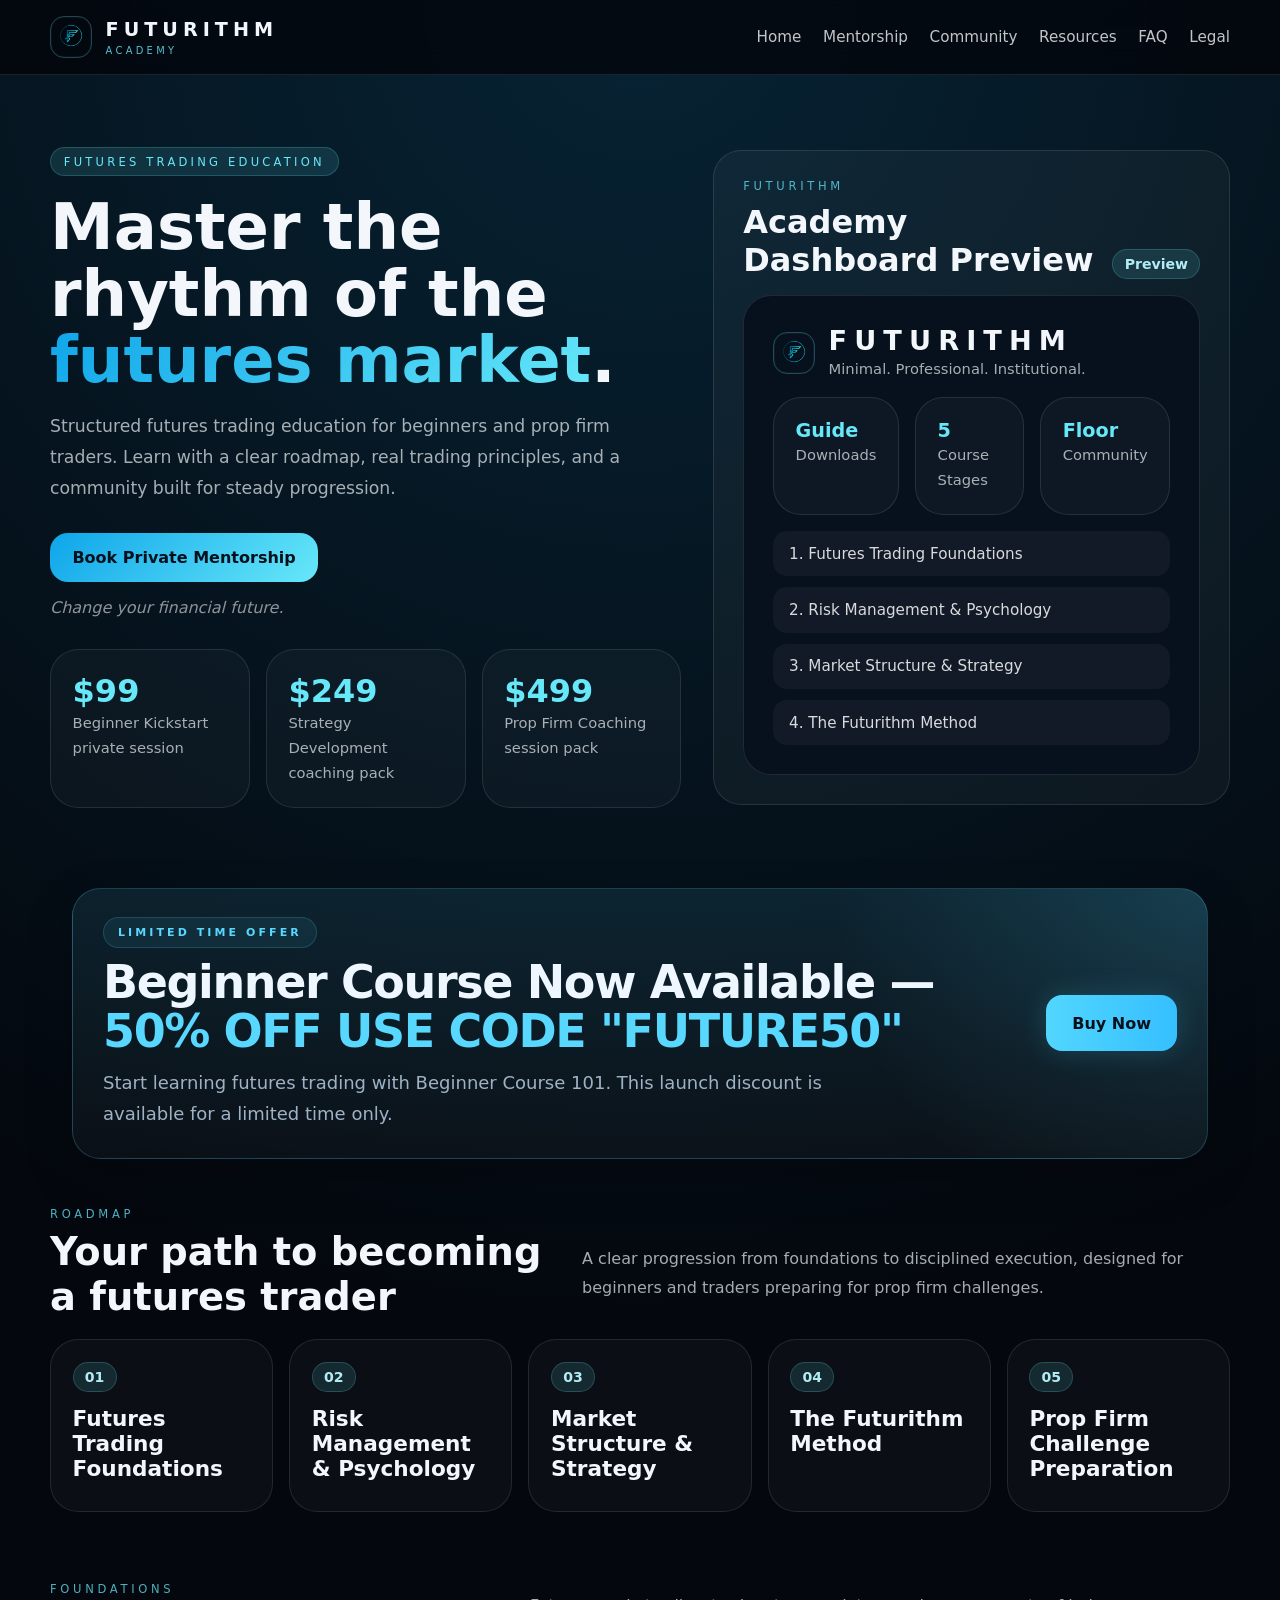
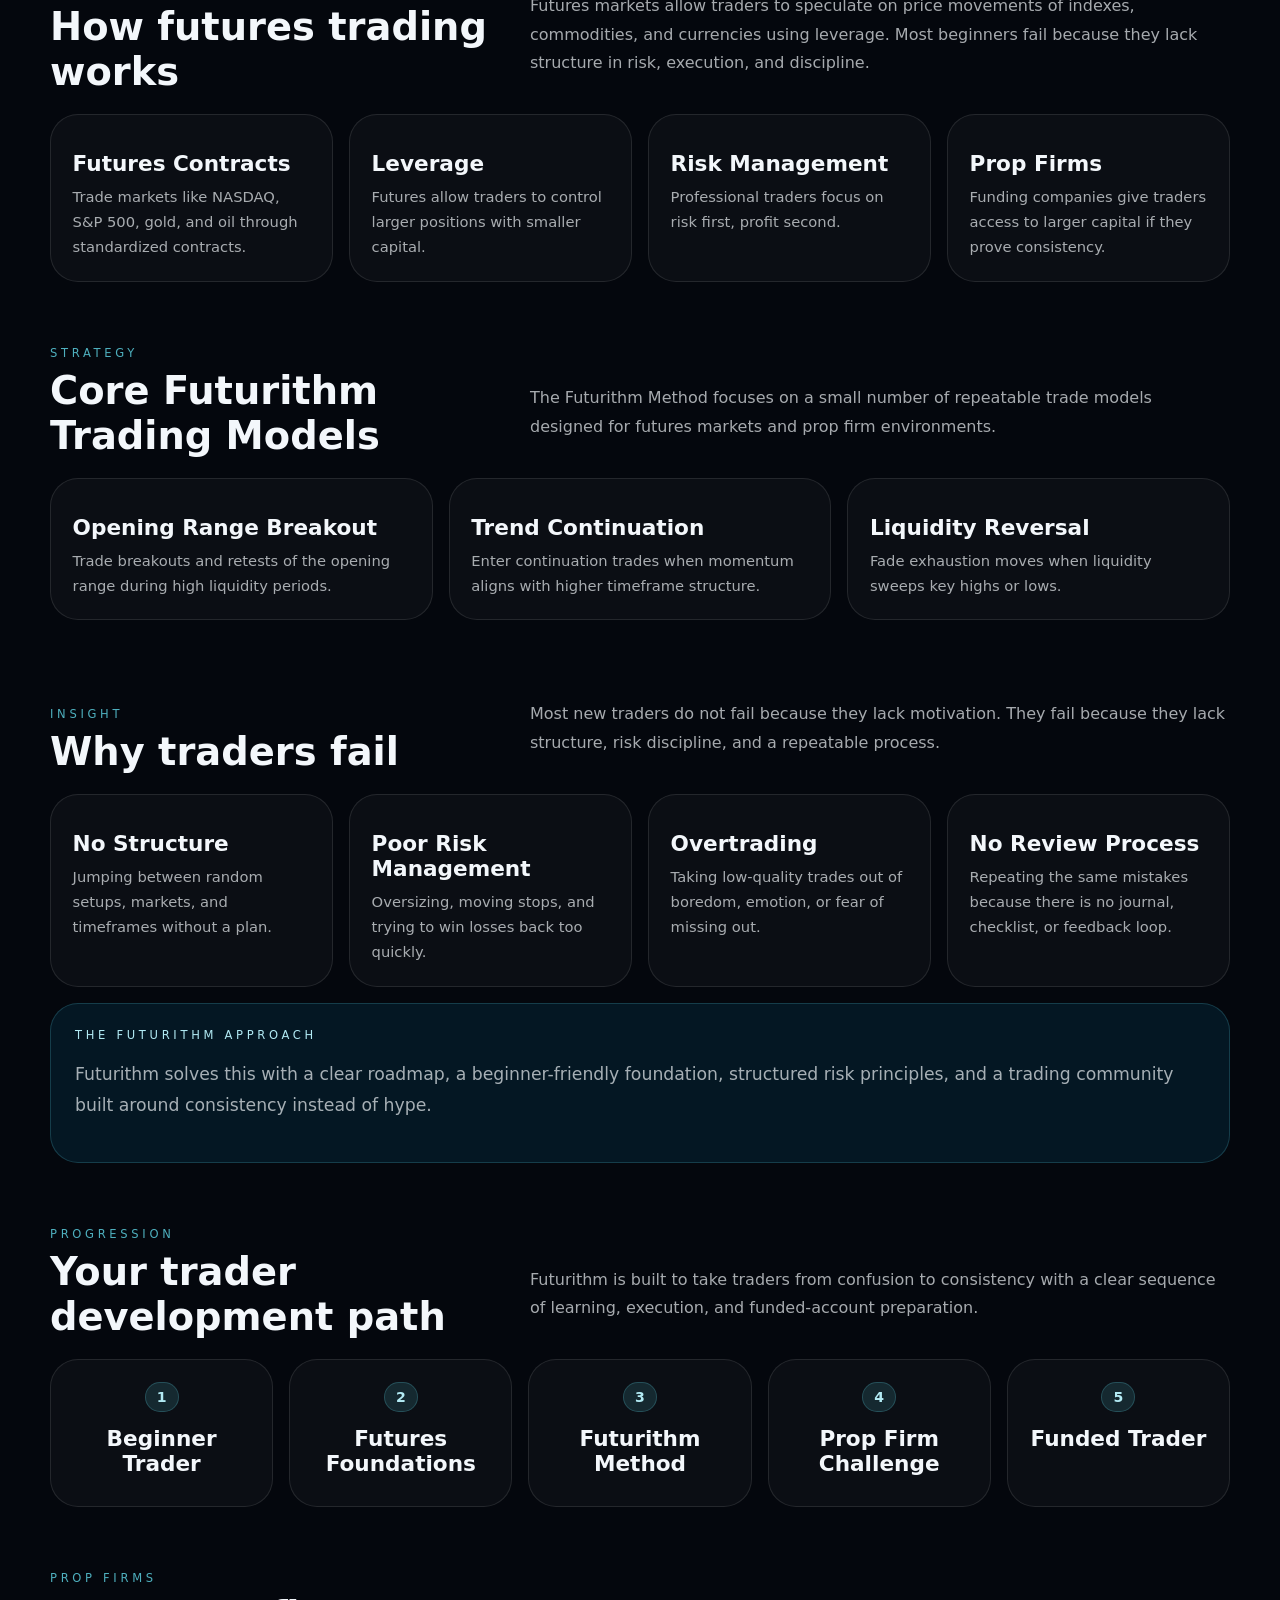
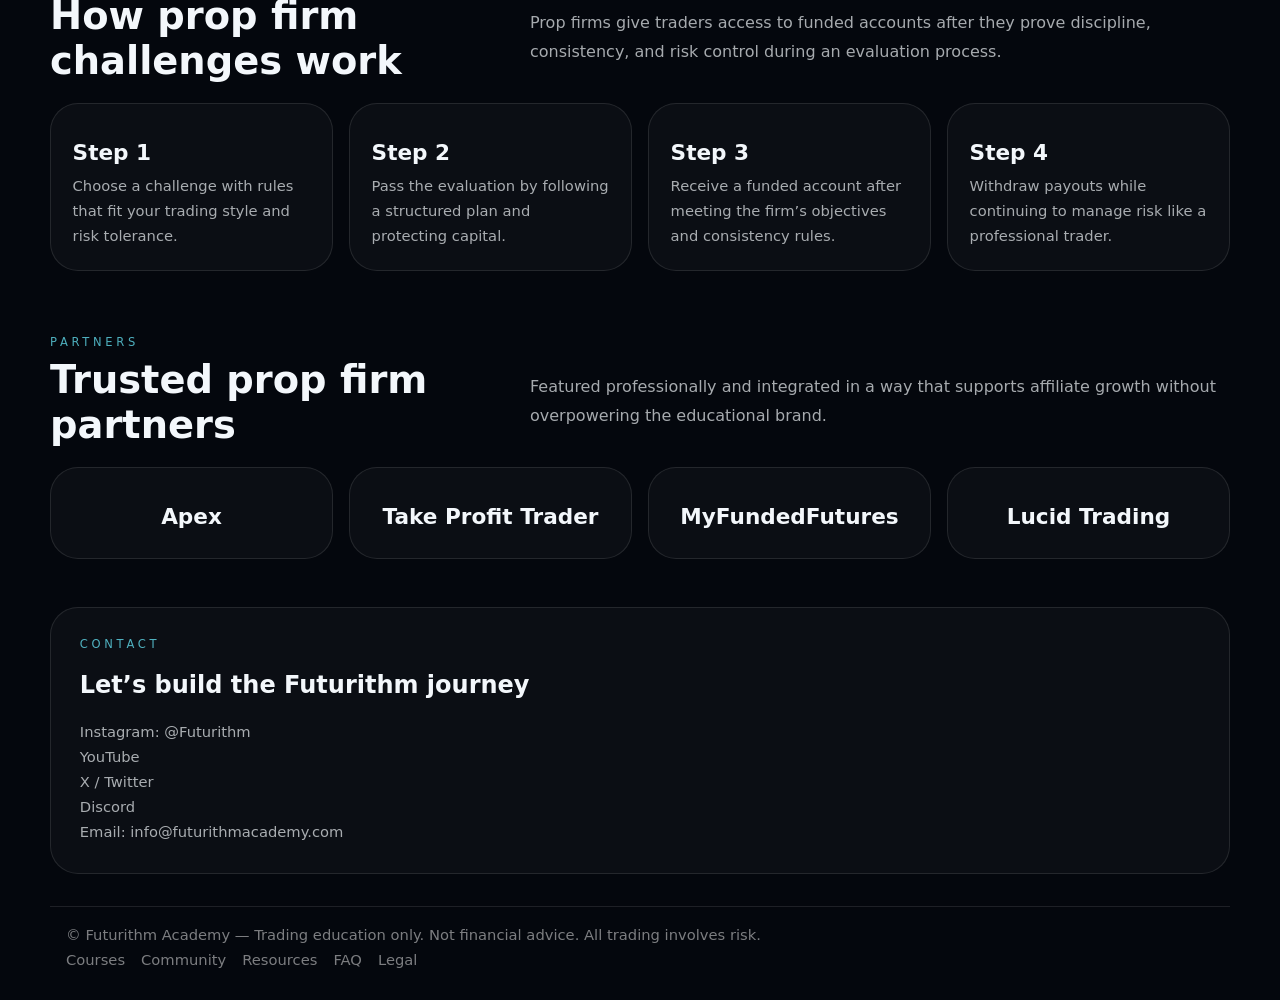
<file: index.html>
<!doctype html>
<html lang="en">
<head>
  <!-- Google tag (gtag.js) -->
<script async src="https://www.googletagmanager.com/gtag/js?id=G-5EB0VHD6L8"></script>
<script>
window.dataLayer = window.dataLayer || [];
function gtag(){dataLayer.push(arguments);}
gtag('js', new Date());

gtag('config', 'G-5EB0VHD6L8');
</script>
  <meta charset="UTF-8" />
  <meta name="viewport" content="width=device-width, initial-scale=1.0" />
  <title>Futurithm Academy</title>
  <meta name="description" content="Futures trading education for beginners and prop firm traders." />
  <link rel="stylesheet" href="css/styles.css" />
</head>
<body>
  <header class="site-header">
    <div class="container header-inner">
      <a class="brand" href="index.html">
        <img class="brand-mark" src="images/futurithm-logo.png" alt="Futurithm Academy logo" />
        <div>
          <div class="brand-title">FUTURITHM</div>
          <div class="brand-sub">Academy</div>
        </div>
      </a>
      <nav class="nav">
        <a href="index.html">Home</a>
        <a href="mentorship.html">Mentorship</a>
        <a href="community.html">Community</a>
        <a href="resources.html">Resources</a>
        <a href="faq.html">FAQ</a>
        <a href="legal.html">Legal</a>
      </nav>
    </div>
  </header>

  <main class="container">
    <section class="hero">
      <div>
        <div class="eyebrow">Futures Trading Education</div>
        <h1>Master the rhythm of the <span class="gradient-text">futures market</span>.</h1>
        <p>Structured futures trading education for beginners and prop firm traders. Learn with a clear roadmap, real trading principles, and a community built for steady progression.</p>
        <div class="hero-actions">
          <a class="btn btn-primary" href="mentorship.html">Book Private Mentorship</a>
        </div>
        <div class="muted-note">Change your financial future.</div>

        <div class="hero-stats">
          <div class="card"><div class="kpi">$99</div><div class="small">Beginner Kickstart private session</div></div>
          <div class="card"><div class="kpi">$249</div><div class="small">Strategy Development coaching pack</div></div>
          <div class="card"><div class="kpi">$499</div><div class="small">Prop Firm Coaching session pack</div></div>
        </div>
      </div>

      <div class="panel dashboard-card">
        <div class="section-header" style="margin-bottom:1rem;">
          <div>
            <div class="label">Futurithm</div>
            <h2 style="font-size:2rem;margin-top:.6rem;">Academy Dashboard Preview</h2>
          </div>
          <div class="pill">Preview</div>
        </div>
        <div class="panel panel-dark">
          <div class="brand" style="margin-bottom:1rem;">
            <img class="brand-mark" src="images/futurithm-logo.png" alt="Futurithm icon" />
            <div>
              <div class="brand-title" style="font-size:1.7rem;">FUTURITHM</div>
              <div class="small">Minimal. Professional. Institutional.</div>
            </div>
          </div>
          <div class="grid-3">
            <div class="card"><div class="kpi" style="font-size:1.2rem;">Guide</div><div class="small">Downloads</div></div>
            <div class="card"><div class="kpi" style="font-size:1.2rem;">5</div><div class="small">Course Stages</div></div>
            <div class="card"><div class="kpi" style="font-size:1.2rem;">Floor</div><div class="small">Community</div></div>
          </div>
          <div class="list">
            <div class="list-item">1. Futures Trading Foundations</div>
            <div class="list-item">2. Risk Management & Psychology</div>
            <div class="list-item">3. Market Structure & Strategy</div>
            <div class="list-item">4. The Futurithm Method</div>
          </div>
        </div>
      </div>
    </section>

    <!-- Futurithm promo banner -->
<section class="promo-banner">
  <div class="promo-inner">
    <div class="promo-copy">
      <div class="promo-tag">Limited Time Offer</div>
      <h2>Beginner Course Now Available — <span>50% OFF USE CODE "FUTURE50"</span></h2>
      <p>Start learning futures trading with Beginner Course 101. This launch discount is available for a limited time only.</p>
    </div>
    <div class="promo-actions">
      <a class="promo-btn" href="https://buy.stripe.com/3cI4gAaPH41F8l95rmg7e05">Buy Now</a>
    </div>
  </div>
</section>

<style>
  .promo-banner{
    margin:32px auto;
    max-width:1180px;
    padding:0 22px;
  }
  .promo-inner{
    display:flex;
    align-items:center;
    justify-content:space-between;
    gap:24px;
    padding:28px 30px;
    border-radius:28px;
    border:1px solid rgba(82,214,255,.22);
    background:
      radial-gradient(circle at top right, rgba(82,214,255,.16), transparent 32%),
      linear-gradient(180deg, rgba(82,214,255,.10), rgba(255,255,255,.03));
    box-shadow:0 18px 48px rgba(0,0,0,.24);
  }
  .promo-copy h2{
    margin:10px 0 10px;
    font-size:clamp(28px,4vw,46px);
    line-height:1.08;
    color:#eef6ff;
    letter-spacing:-.03em;
  }
  .promo-copy h2 span{
    color:#59d8ff;
  }
  .promo-copy p{
    margin:0;
    max-width:760px;
    color:#9fb2c5;
    font-size:18px;
    line-height:1.75;
  }
  .promo-tag{
    display:inline-flex;
    padding:8px 14px;
    border-radius:999px;
    border:1px solid rgba(82,214,255,.18);
    background:rgba(82,214,255,.08);
    color:#59d8ff;
    text-transform:uppercase;
    letter-spacing:.28em;
    font-size:11px;
    font-weight:700;
  }
  .promo-actions{
    flex:0 0 auto;
    display:flex;
    align-items:center;
    justify-content:center;
  }
  .promo-btn{
    display:inline-flex;
    align-items:center;
    justify-content:center;
    min-height:56px;
    padding:0 26px;
    border-radius:16px;
    background:linear-gradient(90deg,#52d6ff,#35bfff);
    color:#07111d;
    font-weight:800;
    text-decoration:none;
    box-shadow:0 0 28px rgba(82,214,255,.18);
    white-space:nowrap;
  }
  .promo-btn:hover{
    transform:translateY(-1px);
    transition:.18s ease;
  }
  @media (max-width:860px){
    .promo-inner{
      flex-direction:column;
      align-items:flex-start;
      padding:24px;
    }
    .promo-actions{
      width:100%;
    }
    .promo-btn{
      width:100%;
    }
    .promo-copy p{
      font-size:16px;
    }
  }
</style>

    <section class="section">
      <div class="section-header">
        <div>
          <div class="label">Roadmap</div>
          <h2>Your path to becoming a futures trader</h2>
        </div>
        <p>A clear progression from foundations to disciplined execution, designed for beginners and traders preparing for prop firm challenges.</p>
      </div>
      <div class="grid-5">
        <div class="card"><div class="pill">01</div><div class="item-title">Futures Trading Foundations</div></div>
        <div class="card"><div class="pill">02</div><div class="item-title">Risk Management & Psychology</div></div>
        <div class="card"><div class="pill">03</div><div class="item-title">Market Structure & Strategy</div></div>
        <div class="card"><div class="pill">04</div><div class="item-title">The Futurithm Method</div></div>
        <div class="card"><div class="pill">05</div><div class="item-title">Prop Firm Challenge Preparation</div></div>
      </div>
    </section>

    <section class="section">
      <div class="section-header">
        <div><div class="label">Foundations</div><h2>How futures trading works</h2></div>
        <p>Futures markets allow traders to speculate on price movements of indexes, commodities, and currencies using leverage. Most beginners fail because they lack structure in risk, execution, and discipline.</p>
      </div>
      <div class="grid-4">
        <div class="card"><div class="item-title">Futures Contracts</div><div class="small">Trade markets like NASDAQ, S&amp;P 500, gold, and oil through standardized contracts.</div></div>
        <div class="card"><div class="item-title">Leverage</div><div class="small">Futures allow traders to control larger positions with smaller capital.</div></div>
        <div class="card"><div class="item-title">Risk Management</div><div class="small">Professional traders focus on risk first, profit second.</div></div>
        <div class="card"><div class="item-title">Prop Firms</div><div class="small">Funding companies give traders access to larger capital if they prove consistency.</div></div>
      </div>
    </section>

    <section class="section">
      <div class="section-header">
        <div><div class="label">Strategy</div><h2>Core Futurithm Trading Models</h2></div>
        <p>The Futurithm Method focuses on a small number of repeatable trade models designed for futures markets and prop firm environments.</p>
      </div>
      <div class="grid-3">
        <div class="card"><div class="item-title">Opening Range Breakout</div><div class="small">Trade breakouts and retests of the opening range during high liquidity periods.</div></div>
        <div class="card"><div class="item-title">Trend Continuation</div><div class="small">Enter continuation trades when momentum aligns with higher timeframe structure.</div></div>
        <div class="card"><div class="item-title">Liquidity Reversal</div><div class="small">Fade exhaustion moves when liquidity sweeps key highs or lows.</div></div>
      </div>
    </section>
    
    <section class="section">
      <div class="section-header">
        <div><div class="label">Insight</div><h2>Why traders fail</h2></div>
        <p>Most new traders do not fail because they lack motivation. They fail because they lack structure, risk discipline, and a repeatable process.</p>
      </div>
      <div class="grid-4">
        <div class="card"><div class="item-title">No Structure</div><div class="small">Jumping between random setups, markets, and timeframes without a plan.</div></div>
        <div class="card"><div class="item-title">Poor Risk Management</div><div class="small">Oversizing, moving stops, and trying to win losses back too quickly.</div></div>
        <div class="card"><div class="item-title">Overtrading</div><div class="small">Taking low-quality trades out of boredom, emotion, or fear of missing out.</div></div>
        <div class="card"><div class="item-title">No Review Process</div><div class="small">Repeating the same mistakes because there is no journal, checklist, or feedback loop.</div></div>
      </div>
      <div class="split-highlight" style="margin-top:1rem;">
        <div class="label" style="color:rgba(186,246,255,.95)">The Futurithm Approach</div>
        <p class="section-lead">Futurithm solves this with a clear roadmap, a beginner-friendly foundation, structured risk principles, and a trading community built around consistency instead of hype.</p>
      </div>
    </section>

    <section class="section">
      <div class="section-header">
        <div><div class="label">Progression</div><h2>Your trader development path</h2></div>
        <p>Futurithm is built to take traders from confusion to consistency with a clear sequence of learning, execution, and funded-account preparation.</p>
      </div>
      <div class="grid-5">
        <div class="card center"><div class="pill">1</div><div class="item-title">Beginner Trader</div></div>
        <div class="card center"><div class="pill">2</div><div class="item-title">Futures Foundations</div></div>
        <div class="card center"><div class="pill">3</div><div class="item-title">Futurithm Method</div></div>
        <div class="card center"><div class="pill">4</div><div class="item-title">Prop Firm Challenge</div></div>
        <div class="card center"><div class="pill">5</div><div class="item-title">Funded Trader</div></div>
      </div>
    </section>

    <section class="section">
      <div class="section-header">
        <div><div class="label">Prop Firms</div><h2>How prop firm challenges work</h2></div>
        <p>Prop firms give traders access to funded accounts after they prove discipline, consistency, and risk control during an evaluation process.</p>
      </div>
      <div class="grid-4">
        <div class="card"><div class="item-title">Step 1</div><div class="small">Choose a challenge with rules that fit your trading style and risk tolerance.</div></div>
        <div class="card"><div class="item-title">Step 2</div><div class="small">Pass the evaluation by following a structured plan and protecting capital.</div></div>
        <div class="card"><div class="item-title">Step 3</div><div class="small">Receive a funded account after meeting the firm’s objectives and consistency rules.</div></div>
        <div class="card"><div class="item-title">Step 4</div><div class="small">Withdraw payouts while continuing to manage risk like a professional trader.</div></div>
      </div>
    </section>

    <section class="section">
      <div class="section-header">
        <div><div class="label">Partners</div><h2>Trusted prop firm partners</h2></div>
        <p>Featured professionally and integrated in a way that supports affiliate growth without overpowering the educational brand.</p>
      </div>
      <div class="grid-4">
        <div class="card center"><div class="item-title">Apex</div></div>
        <div class="card center"><div class="item-title">Take Profit Trader</div></div>
        <div class="card center"><div class="item-title">MyFundedFutures</div></div>
        <div class="card center"><div class="item-title">Lucid Trading</div></div>
      </div>
    </section>

        <div class="panel" id="contact">
          <div class="label">Contact</div>
          <h2>Let’s build the Futurithm journey</h2>
          <div class="small">Instagram: @Futurithm</div>
          <div class="small">YouTube</div>
          <div class="small">X / Twitter</div>
          <div class="small">Discord</div>
          <div class="small">Email: <a href="mailto:info@futurithmacademy.com">info@futurithmacademy.com</a></div>
        </div>
      </div>
    </section>

  <footer class="footer">
    <div class="container">
      <div>© Futurithm Academy — Trading education only. Not financial advice. All trading involves risk.</div>
      <div class="footer-links">
        <a href="courses.html">Courses</a>
        <a href="community.html">Community</a>
        <a href="resources.html">Resources</a>
        <a href="faq.html">FAQ</a>
        <a href="legal.html">Legal</a>
      </div>
    </div>
  </footer>
</body>
</html>
</file>
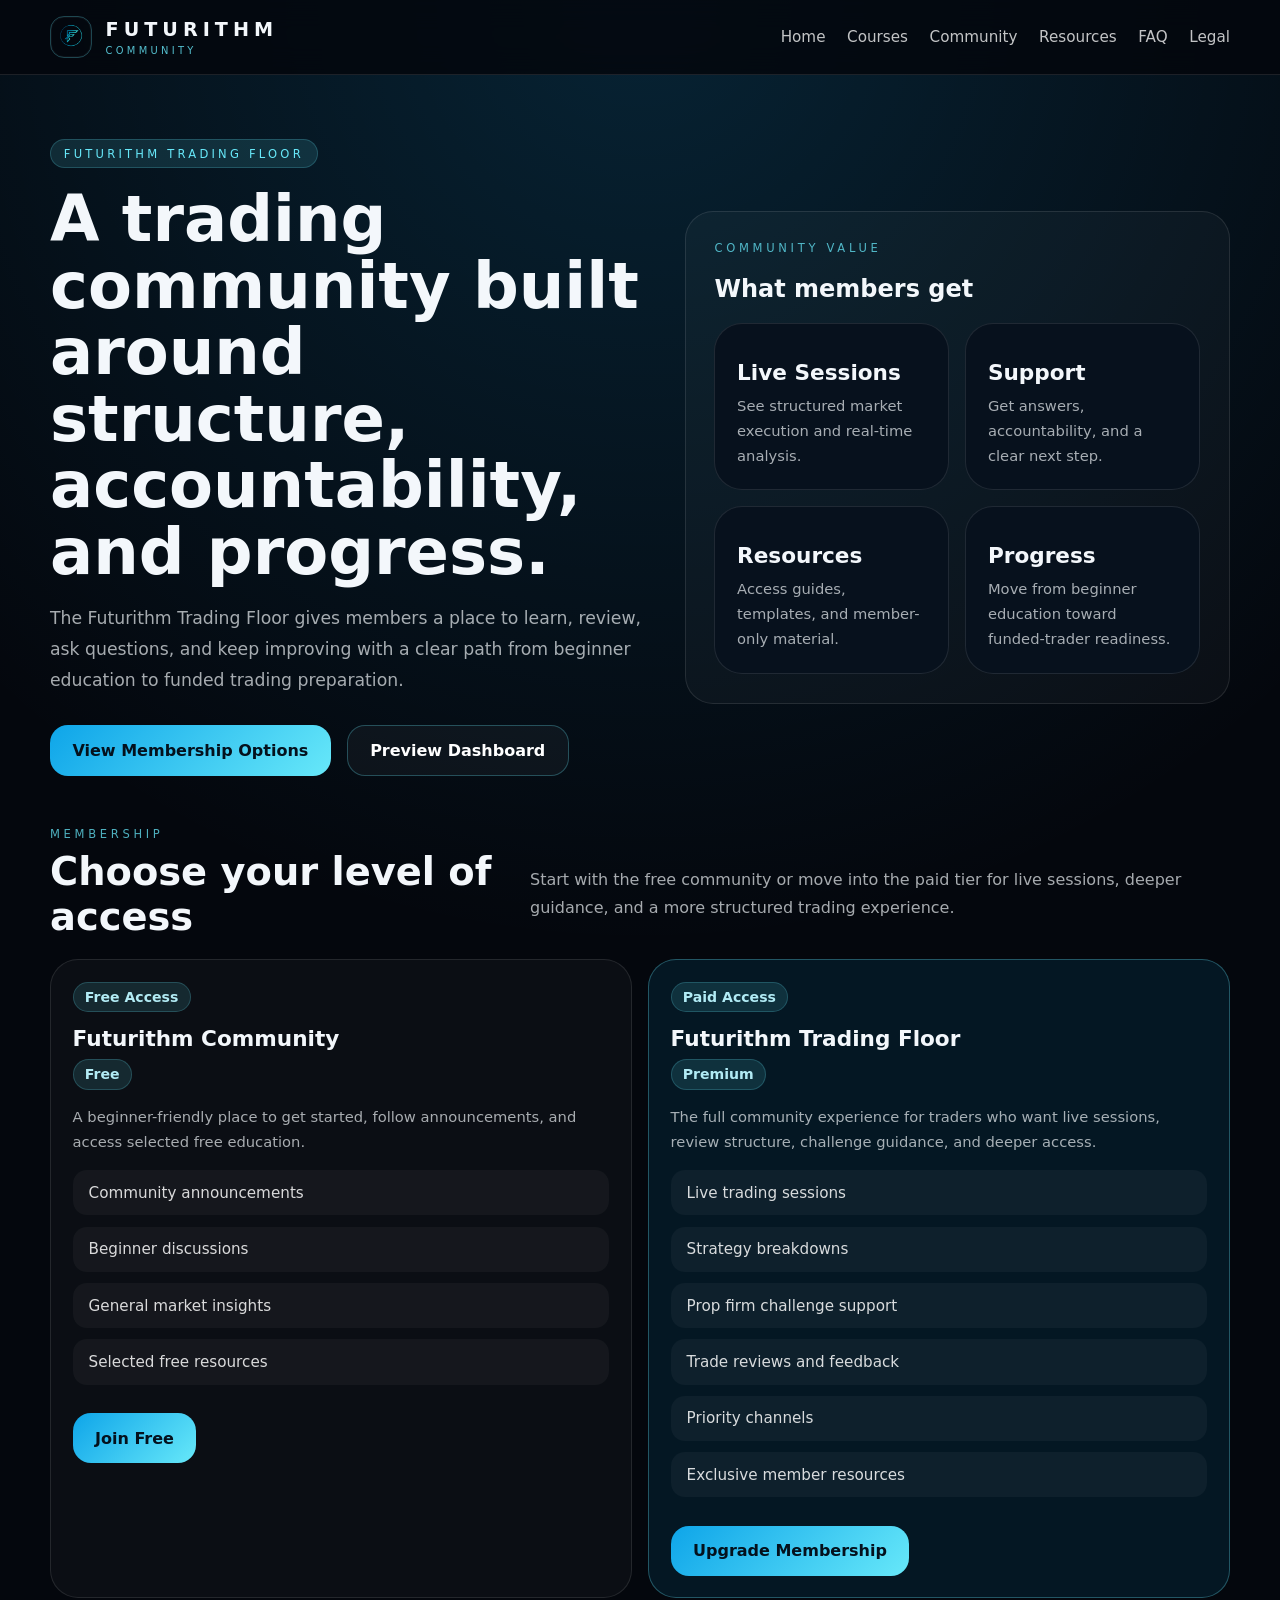
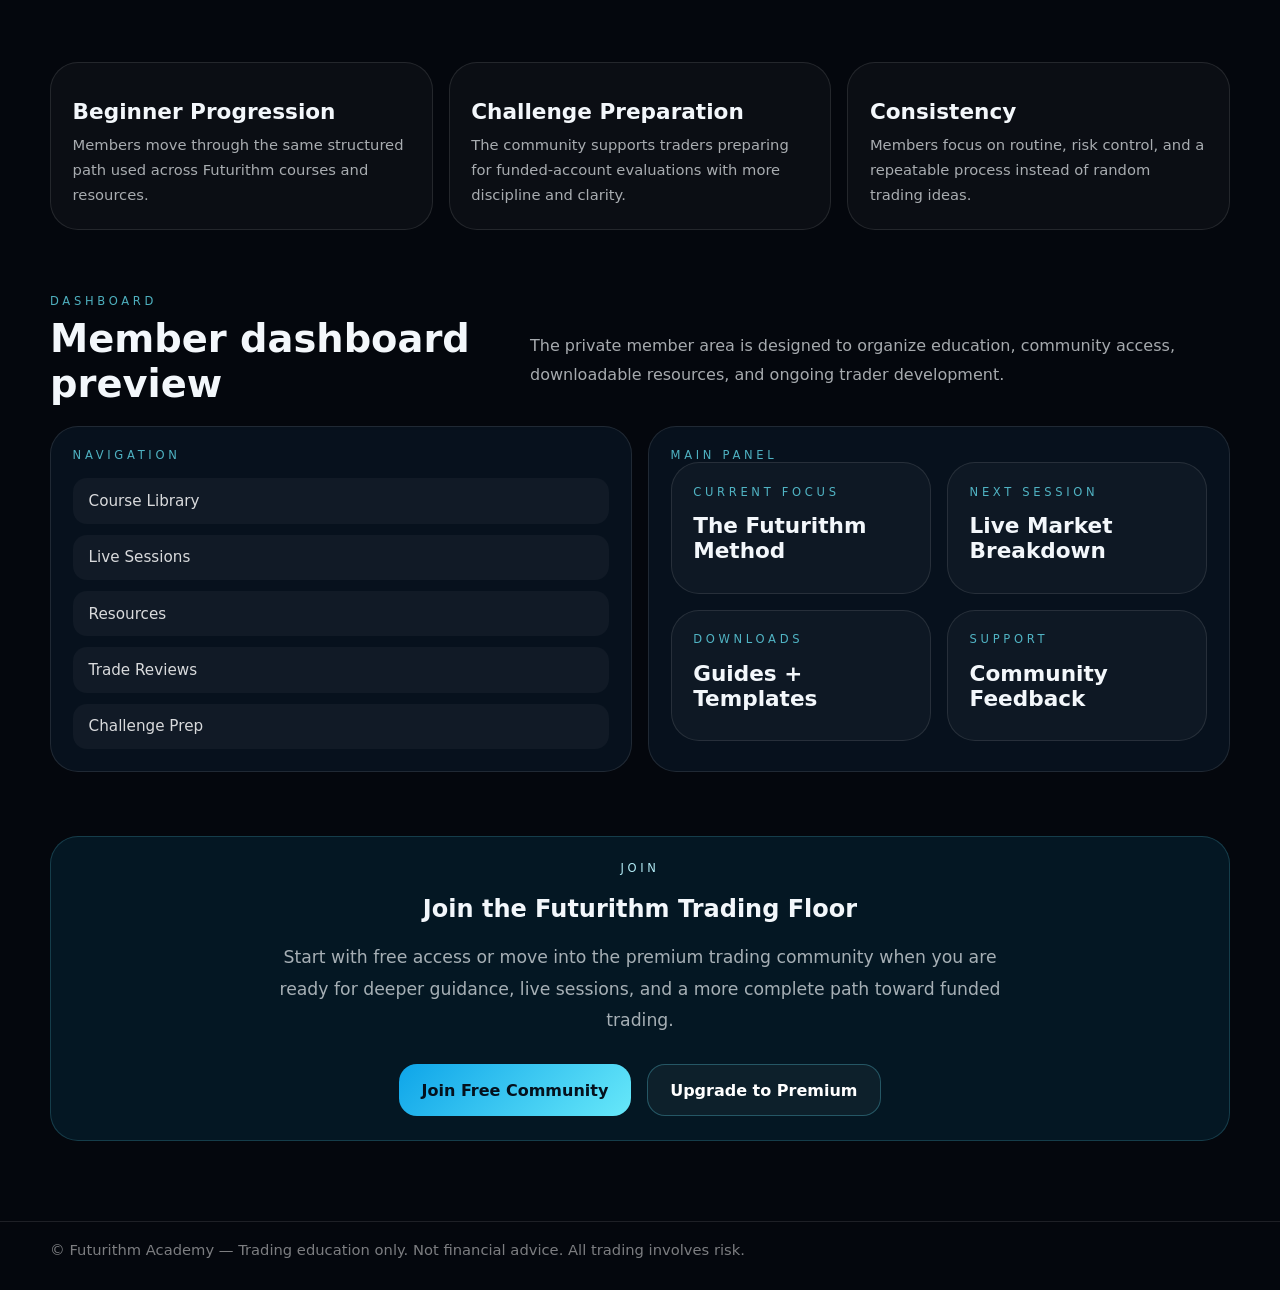
<file: community.html>
<!doctype html><html lang="en"><head><meta charset="UTF-8"><meta name="viewport" content="width=device-width, initial-scale=1.0"><title>Community | Futurithm Academy</title><link rel="stylesheet" href="css/styles.css"></head><body>
<header class="site-header"><div class="container header-inner"><a class="brand" href="index.html"><img class="brand-mark" src="images/futurithm-logo.png" alt="Futurithm Academy logo"><div><div class="brand-title">FUTURITHM</div><div class="brand-sub">Community</div></div></a><nav class="nav"><a href="index.html">Home</a><a href="courses.html">Courses</a><a href="community.html">Community</a><a href="resources.html">Resources</a><a href="faq.html">FAQ</a><a href="legal.html">Legal</a></nav></div></header>
<main class="container">
<section class="page-hero"><div><div class="eyebrow">Futurithm Trading Floor</div><h1>A trading community built around structure, accountability, and progress.</h1><p>The Futurithm Trading Floor gives members a place to learn, review, ask questions, and keep improving with a clear path from beginner education to funded trading preparation.</p><div class="hero-actions"><a class="btn btn-primary" href="#tiers">View Membership Options</a><a class="btn btn-secondary" href="#dashboard">Preview Dashboard</a></div></div><div class="panel"><div class="label">Community Value</div><h2>What members get</h2><div class="grid-2"><div class="card panel-dark"><div class="item-title">Live Sessions</div><div class="small">See structured market execution and real-time analysis.</div></div><div class="card panel-dark"><div class="item-title">Support</div><div class="small">Get answers, accountability, and a clear next step.</div></div><div class="card panel-dark"><div class="item-title">Resources</div><div class="small">Access guides, templates, and member-only material.</div></div><div class="card panel-dark"><div class="item-title">Progress</div><div class="small">Move from beginner education toward funded-trader readiness.</div></div></div></div></section>
<section class="section" id="tiers"><div class="section-header"><div><div class="label">Membership</div><h2>Choose your level of access</h2></div><p>Start with the free community or move into the paid tier for live sessions, deeper guidance, and a more structured trading experience.</p></div><div class="grid-2"><div class="card"><div class="pill">Free Access</div><div class="item-title">Futurithm Community</div><div class="price-badge">Free</div><p class="small">A beginner-friendly place to get started, follow announcements, and access selected free education.</p><div class="list"><div class="list-item">Community announcements</div><div class="list-item">Beginner discussions</div><div class="list-item">General market insights</div><div class="list-item">Selected free resources</div></div><div class="button-row"><a class="btn btn-primary" href="#join">Join Free</a></div></div><div class="card" style="border-color:rgba(103,232,249,.3);background:rgba(14,165,233,.10)"><div class="pill">Paid Access</div><div class="item-title">Futurithm Trading Floor</div><div class="price-badge">Premium</div><p class="small">The full community experience for traders who want live sessions, review structure, challenge guidance, and deeper access.</p><div class="list"><div class="list-item">Live trading sessions</div><div class="list-item">Strategy breakdowns</div><div class="list-item">Prop firm challenge support</div><div class="list-item">Trade reviews and feedback</div><div class="list-item">Priority channels</div><div class="list-item">Exclusive member resources</div></div><div class="button-row"><a class="btn btn-primary" href="#join">Upgrade Membership</a></div></div></div></section>
<section class="section"><div class="grid-3"><div class="card"><div class="item-title">Beginner Progression</div><div class="small">Members move through the same structured path used across Futurithm courses and resources.</div></div><div class="card"><div class="item-title">Challenge Preparation</div><div class="small">The community supports traders preparing for funded-account evaluations with more discipline and clarity.</div></div><div class="card"><div class="item-title">Consistency</div><div class="small">Members focus on routine, risk control, and a repeatable process instead of random trading ideas.</div></div></div></section>
<section class="section" id="dashboard"><div class="section-header"><div><div class="label">Dashboard</div><h2>Member dashboard preview</h2></div><p>The private member area is designed to organize education, community access, downloadable resources, and ongoing trader development.</p></div><div class="grid-2"><div class="card panel-dark"><div class="label">Navigation</div><div class="list"><div class="list-item">Course Library</div><div class="list-item">Live Sessions</div><div class="list-item">Resources</div><div class="list-item">Trade Reviews</div><div class="list-item">Challenge Prep</div></div></div><div class="card panel-dark"><div class="label">Main Panel</div><div class="grid-2"><div class="card"><div class="label">Current Focus</div><div class="item-title">The Futurithm Method</div></div><div class="card"><div class="label">Next Session</div><div class="item-title">Live Market Breakdown</div></div><div class="card"><div class="label">Downloads</div><div class="item-title">Guides + Templates</div></div><div class="card"><div class="label">Support</div><div class="item-title">Community Feedback</div></div></div></div></div></section>
<section class="section" id="join"><div class="split-highlight center"><div class="label" style="color:rgba(186,246,255,.95)">Join</div><h2>Join the Futurithm Trading Floor</h2><p class="section-lead" style="max-width:760px;margin:0.8rem auto 0;">Start with free access or move into the premium trading community when you are ready for deeper guidance, live sessions, and a more complete path toward funded trading.</p><div class="button-row" style="justify-content:center;"><a class="btn btn-primary" href="#">Join Free Community</a><a class="btn btn-secondary" href="#">Upgrade to Premium</a></div></div></section>
</main><footer class="footer"><div class="container"><div>© Futurithm Academy — Trading education only. Not financial advice. All trading involves risk.</div></div></footer></body></html>
</file>
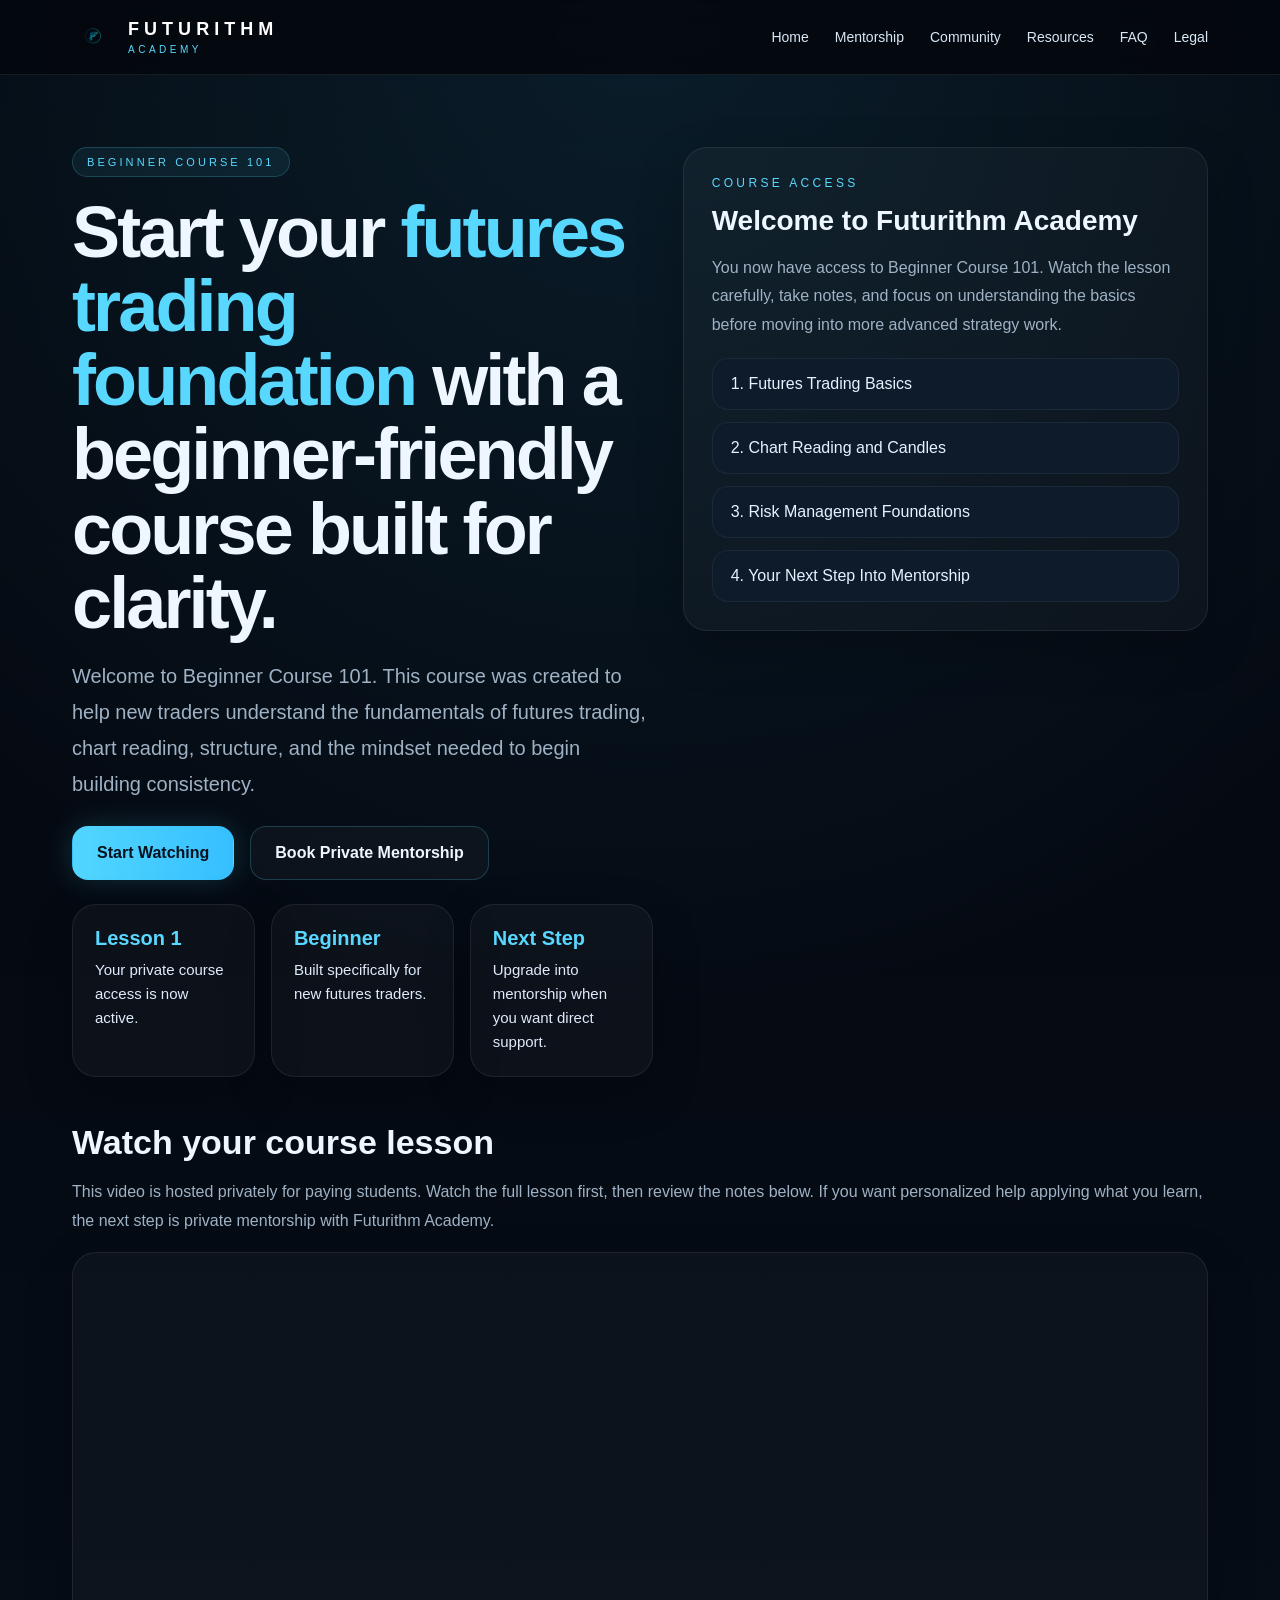
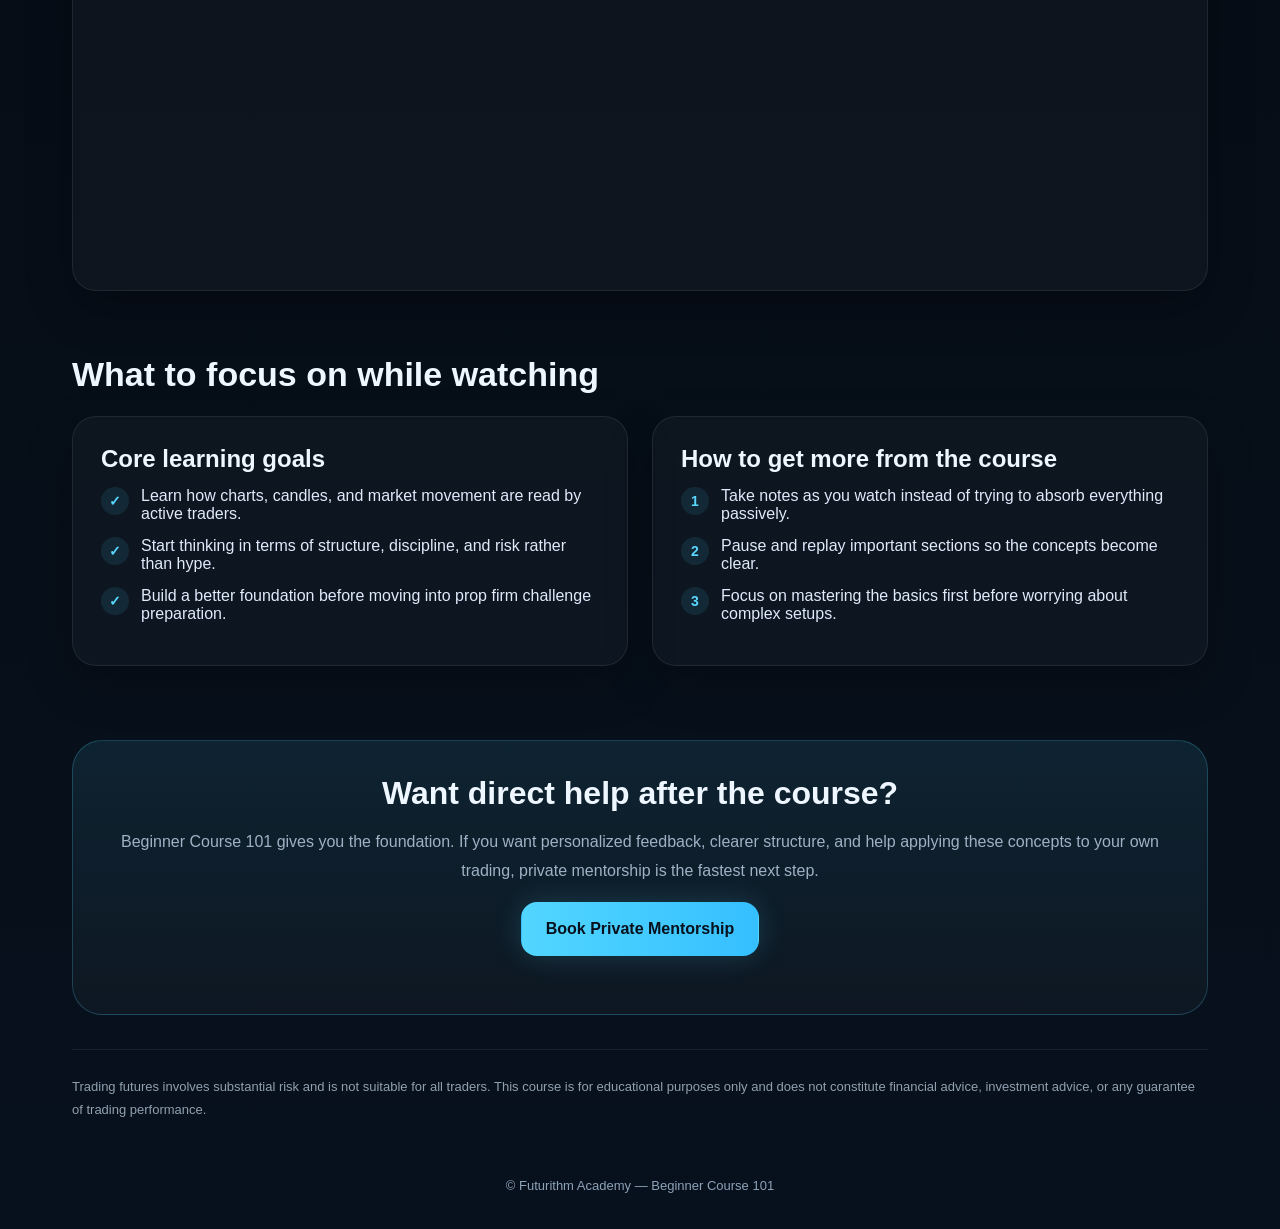
<file: course-beginner.html>
<!DOCTYPE html>
<html lang="en">
<head>
  <meta charset="UTF-8" />
  <meta name="viewport" content="width=device-width, initial-scale=1.0" />
  <title>Futurithm Academy | Beginner Course 101</title>
  <meta name="description" content="Beginner Course 101 by Futurithm Academy. Start learning futures trading foundations, chart basics, and the structure needed to progress with confidence." />
  <style>
    :root{
      --bg:#04070d;
      --bg2:#07111d;
      --text:#eef6ff;
      --muted:#9fb2c5;
      --accent:#59d8ff;
      --accent2:#35bfff;
      --btn:#52d6ff;
      --btnText:#07111d;
    }
    *{box-sizing:border-box}
    body{
      margin:0;
      font-family: Inter, Arial, Helvetica, sans-serif;
      color:var(--text);
      background:
        radial-gradient(circle at top, rgba(53,191,255,.12), transparent 35%),
        linear-gradient(180deg, var(--bg), var(--bg2));
    }
    a{text-decoration:none;color:inherit}
    .container{max-width:1180px;margin:0 auto;padding:0 22px}
    .site-header{
      position:sticky;top:0;z-index:10;
      border-bottom:1px solid rgba(255,255,255,.08);
      background:rgba(4,7,13,.86);
      backdrop-filter: blur(12px);
    }
    .header-inner{display:flex;align-items:center;justify-content:space-between;min-height:74px}
    .brand{display:flex;align-items:center;gap:14px}
    .brand-mark{width:42px;height:42px;object-fit:contain;display:block}
    .brand-title{font-size:18px;font-weight:700;letter-spacing:.28em;color:#fff}
    .brand-sub{font-size:10px;letter-spacing:.35em;color:var(--accent);margin-top:4px;text-transform:uppercase}
    .nav{display:flex;gap:26px;font-size:14px;color:#d9e8f7}
    .hero{padding:72px 0 28px;display:grid;grid-template-columns:1.05fr .95fr;gap:30px;align-items:start}
    .eyebrow{
      display:inline-flex;border:1px solid rgba(82,214,255,.2);background:rgba(82,214,255,.08);
      border-radius:999px;padding:8px 14px;color:var(--accent);text-transform:uppercase;
      letter-spacing:.28em;font-size:11px;margin-bottom:18px;
    }
    h1{font-size:clamp(38px,6vw,72px);line-height:1.03;letter-spacing:-.04em;margin:0 0 18px;max-width:780px}
    .gradient-text{color:var(--accent)}
    .lead{font-size:20px;line-height:1.8;color:var(--muted);max-width:760px;margin:0 0 24px}
    .hero-actions{display:flex;gap:16px;flex-wrap:wrap;margin:0 0 24px}
    .btn{
      display:inline-flex;align-items:center;justify-content:center;min-height:54px;padding:0 24px;border-radius:16px;
      font-weight:700;transition:.18s ease;cursor:pointer;border:1px solid transparent;
    }
    .btn-primary{background:linear-gradient(90deg,var(--btn),var(--accent2));color:var(--btnText);box-shadow:0 0 28px rgba(82,214,255,.18)}
    .btn-secondary{border-color:rgba(82,214,255,.22);background:rgba(255,255,255,.03);color:var(--text)}
    .hero-stats{display:grid;grid-template-columns:repeat(3,minmax(0,1fr));gap:16px;max-width:720px}
    .stat,.panel,.box,.video-wrap{
      border:1px solid rgba(255,255,255,.08);background:rgba(255,255,255,.03);border-radius:24px;
      box-shadow:0 18px 48px rgba(0,0,0,.24);
    }
    .stat{padding:22px}
    .kpi{color:var(--accent);font-weight:800;font-size:20px;margin-bottom:8px}
    .small{color:#dfeafb;line-height:1.6;font-size:15px}
    .panel{padding:28px}
    .label{color:var(--accent);text-transform:uppercase;letter-spacing:.28em;font-size:12px;margin-bottom:14px}
    .panel h2{margin:0 0 14px;font-size:28px;line-height:1.2}
    .panel p,.section-text,.cta p{color:var(--muted);line-height:1.8}
    .lesson-list{display:grid;gap:12px;margin-top:18px}
    .lesson{background:#0d1b2b;border:1px solid rgba(255,255,255,.06);border-radius:16px;padding:16px 18px;color:#e6f3ff}
    .section{padding:18px 0 46px}
    .video-wrap{overflow:hidden;margin-top:16px}
    .video{aspect-ratio:16/9;width:100%;border:0;display:block}
    .section-title{font-size:34px;margin:0 0 12px}
    .grid{display:grid;grid-template-columns:1fr 1fr;gap:24px;margin-top:22px}
    .box{padding:28px}
    .box h3{margin:0 0 14px;font-size:24px}
    .check{display:flex;gap:12px;align-items:flex-start;margin:14px 0;color:#dfeafb}
    .check b{
      width:28px;height:28px;border-radius:999px;display:grid;place-items:center;
      background:rgba(82,214,255,.1);color:var(--accent);font-size:14px;flex:0 0 28px;
    }
    .cta{
      margin-top:28px;padding:34px;border-radius:30px;border:1px solid rgba(82,214,255,.22);
      background:linear-gradient(180deg, rgba(82,214,255,.10), rgba(255,255,255,.03));text-align:center;
    }
    .cta h3{margin:0 0 10px;font-size:32px}
    .disclaimer{color:#91a0af;font-size:13px;line-height:1.75;border-top:1px solid rgba(255,255,255,.08);padding:26px 0 40px;margin-top:34px}
    footer{padding:16px 0 36px;color:#8ea2b8;text-align:center;font-size:13px}
    @media (max-width: 1020px){.hero,.grid{grid-template-columns:1fr}.hero-stats{grid-template-columns:1fr 1fr 1fr}}
    @media (max-width: 720px){.container{padding:0 16px}.nav{display:none}.hero{padding-top:52px}.lead{font-size:18px}.hero-actions{flex-direction:column}.btn{width:100%}.hero-stats{grid-template-columns:1fr}}
  </style>
</head>
<body>
  <header class="site-header">
    <div class="container header-inner">
      <a class="brand" href="index.html">
        <img class="brand-mark" src="images/futurithm-logo.png" alt="Futurithm Academy logo" />
        <div>
          <div class="brand-title">FUTURITHM</div>
          <div class="brand-sub">Academy</div>
        </div>
      </a>
      <nav class="nav">
        <a href="index.html">Home</a>
        <a href="mentorship.html">Mentorship</a>
        <a href="community.html">Community</a>
        <a href="resources.html">Resources</a>
        <a href="faq.html">FAQ</a>
        <a href="legal.html">Legal</a>
      </nav>
    </div>
  </header>

  <main class="container">
    <section class="hero">
      <div>
        <div class="eyebrow">Beginner Course 101</div>
        <h1>Start your <span class="gradient-text">futures trading foundation</span> with a beginner-friendly course built for clarity.</h1>
        <p class="lead">
          Welcome to Beginner Course 101. This course was created to help new traders understand the
          fundamentals of futures trading, chart reading, structure, and the mindset needed to begin
          building consistency.
        </p>
        <div class="hero-actions">
          <a class="btn btn-primary" href="#watch">Start Watching</a>
          <a class="btn btn-secondary" href="mentorship.html">Book Private Mentorship</a>
        </div>

        <div class="hero-stats">
          <div class="stat">
            <div class="kpi">Lesson 1</div>
            <div class="small">Your private course access is now active.</div>
          </div>
          <div class="stat">
            <div class="kpi">Beginner</div>
            <div class="small">Built specifically for new futures traders.</div>
          </div>
          <div class="stat">
            <div class="kpi">Next Step</div>
            <div class="small">Upgrade into mentorship when you want direct support.</div>
          </div>
        </div>
      </div>

      <div class="panel">
        <div class="label">Course Access</div>
        <h2>Welcome to Futurithm Academy</h2>
        <p>
          You now have access to Beginner Course 101. Watch the lesson carefully, take notes,
          and focus on understanding the basics before moving into more advanced strategy work.
        </p>
        <div class="lesson-list">
          <div class="lesson">1. Futures Trading Basics</div>
          <div class="lesson">2. Chart Reading and Candles</div>
          <div class="lesson">3. Risk Management Foundations</div>
          <div class="lesson">4. Your Next Step Into Mentorship</div>
        </div>
      </div>
    </section>

    <section id="watch" class="section">
      <h2 class="section-title">Watch your course lesson</h2>
      <p class="section-text">
        This video is hosted privately for paying students. Watch the full lesson first, then review
        the notes below. If you want personalized help applying what you learn, the next step is
        private mentorship with Futurithm Academy.
      </p>

      <div class="video-wrap">
        <iframe
          class="video"
          src="https://www.youtube.com/embed/JnYY-AIYPNA"
          title="Beginner Course 101"
          allow="accelerometer; autoplay; clipboard-write; encrypted-media; gyroscope; picture-in-picture; web-share"
          allowfullscreen>
        </iframe>
      </div>
    </section>

    <section class="section">
      <h2 class="section-title">What to focus on while watching</h2>
      <div class="grid">
        <div class="box">
          <h3>Core learning goals</h3>
          <div class="check"><b>✓</b><div>Learn how charts, candles, and market movement are read by active traders.</div></div>
          <div class="check"><b>✓</b><div>Start thinking in terms of structure, discipline, and risk rather than hype.</div></div>
          <div class="check"><b>✓</b><div>Build a better foundation before moving into prop firm challenge preparation.</div></div>
        </div>
        <div class="box">
          <h3>How to get more from the course</h3>
          <div class="check"><b>1</b><div>Take notes as you watch instead of trying to absorb everything passively.</div></div>
          <div class="check"><b>2</b><div>Pause and replay important sections so the concepts become clear.</div></div>
          <div class="check"><b>3</b><div>Focus on mastering the basics first before worrying about complex setups.</div></div>
        </div>
      </div>
    </section>

    <section class="cta">
      <h3>Want direct help after the course?</h3>
      <p>
        Beginner Course 101 gives you the foundation. If you want personalized feedback, clearer structure,
        and help applying these concepts to your own trading, private mentorship is the fastest next step.
      </p>
      <div class="hero-actions" style="justify-content:center;margin-top:0">
        <a class="btn btn-primary" href="mentorship.html">Book Private Mentorship</a>
      </div>
    </section>

    <div class="disclaimer">
      Trading futures involves substantial risk and is not suitable for all traders. This course is for
      educational purposes only and does not constitute financial advice, investment advice, or any
      guarantee of trading performance.
    </div>
  </main>

  <footer>
    © Futurithm Academy — Beginner Course 101
  </footer>
</body>
</html>
</file>
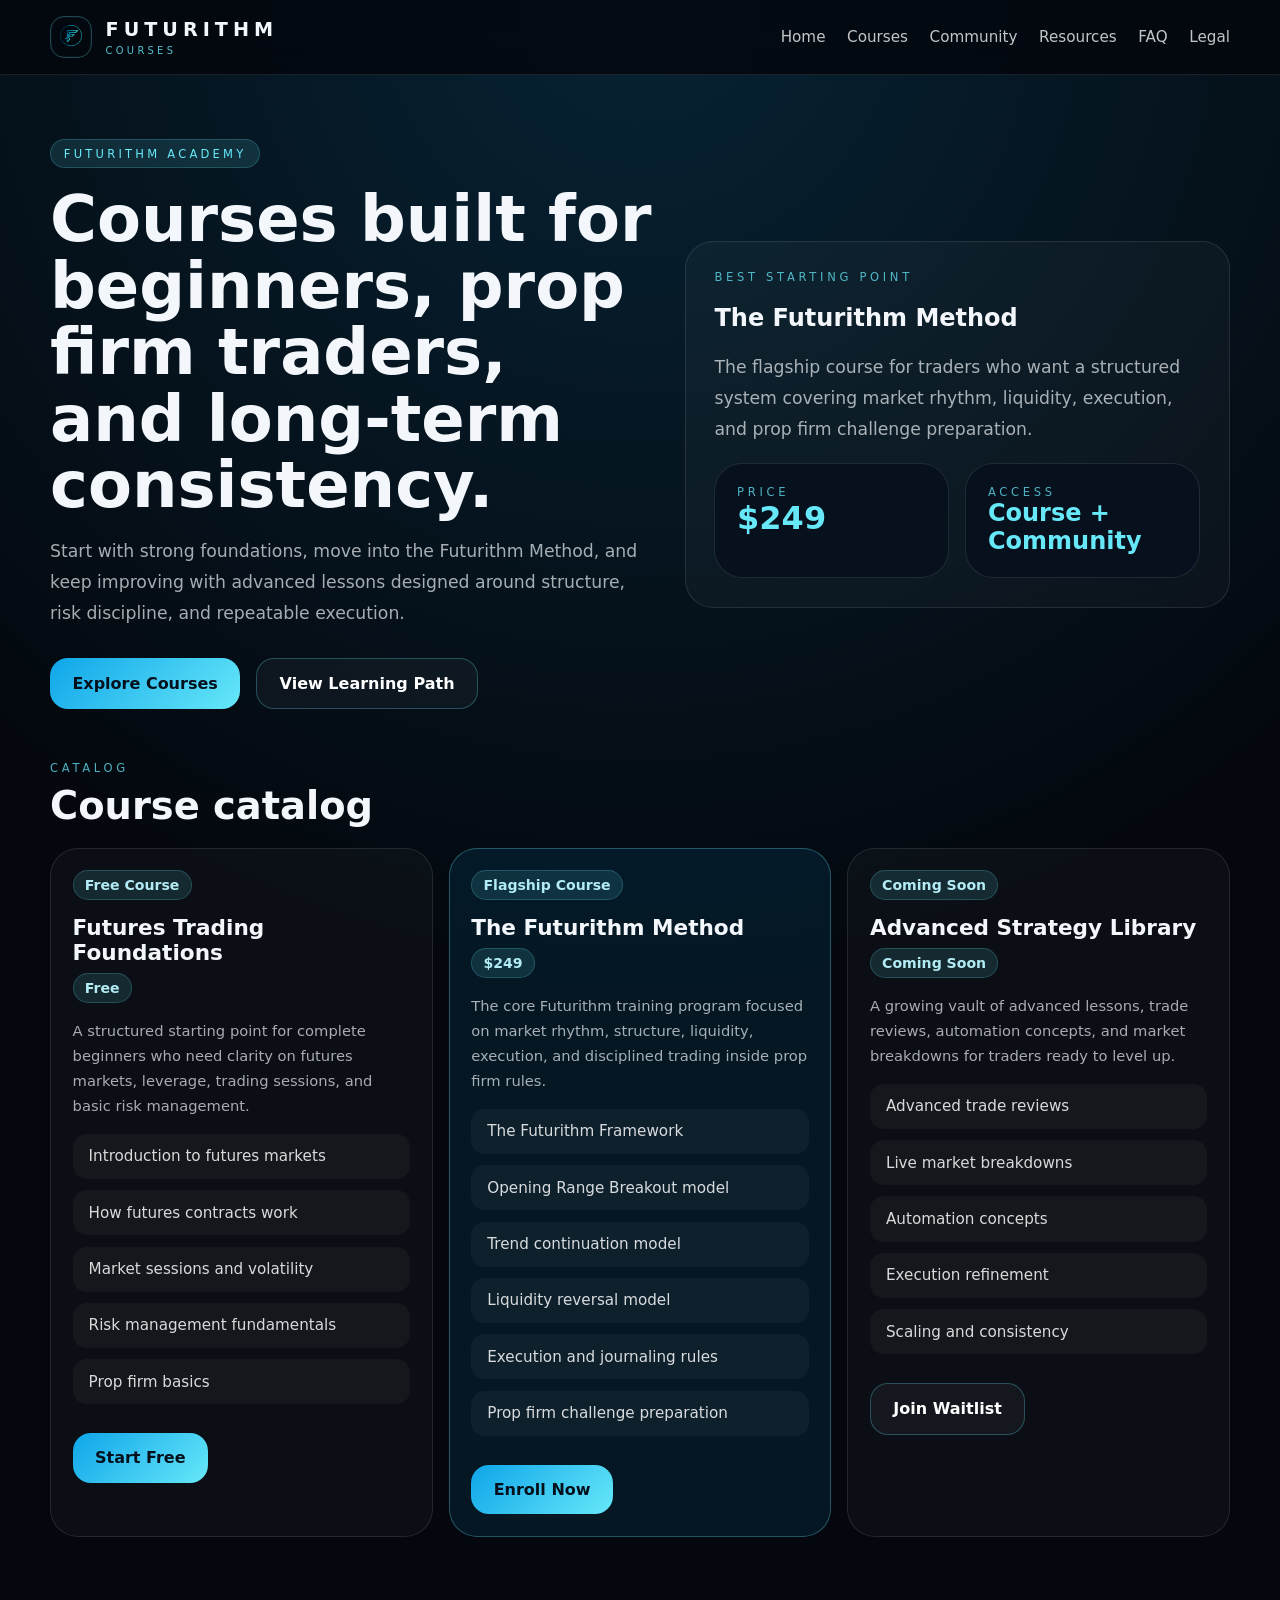
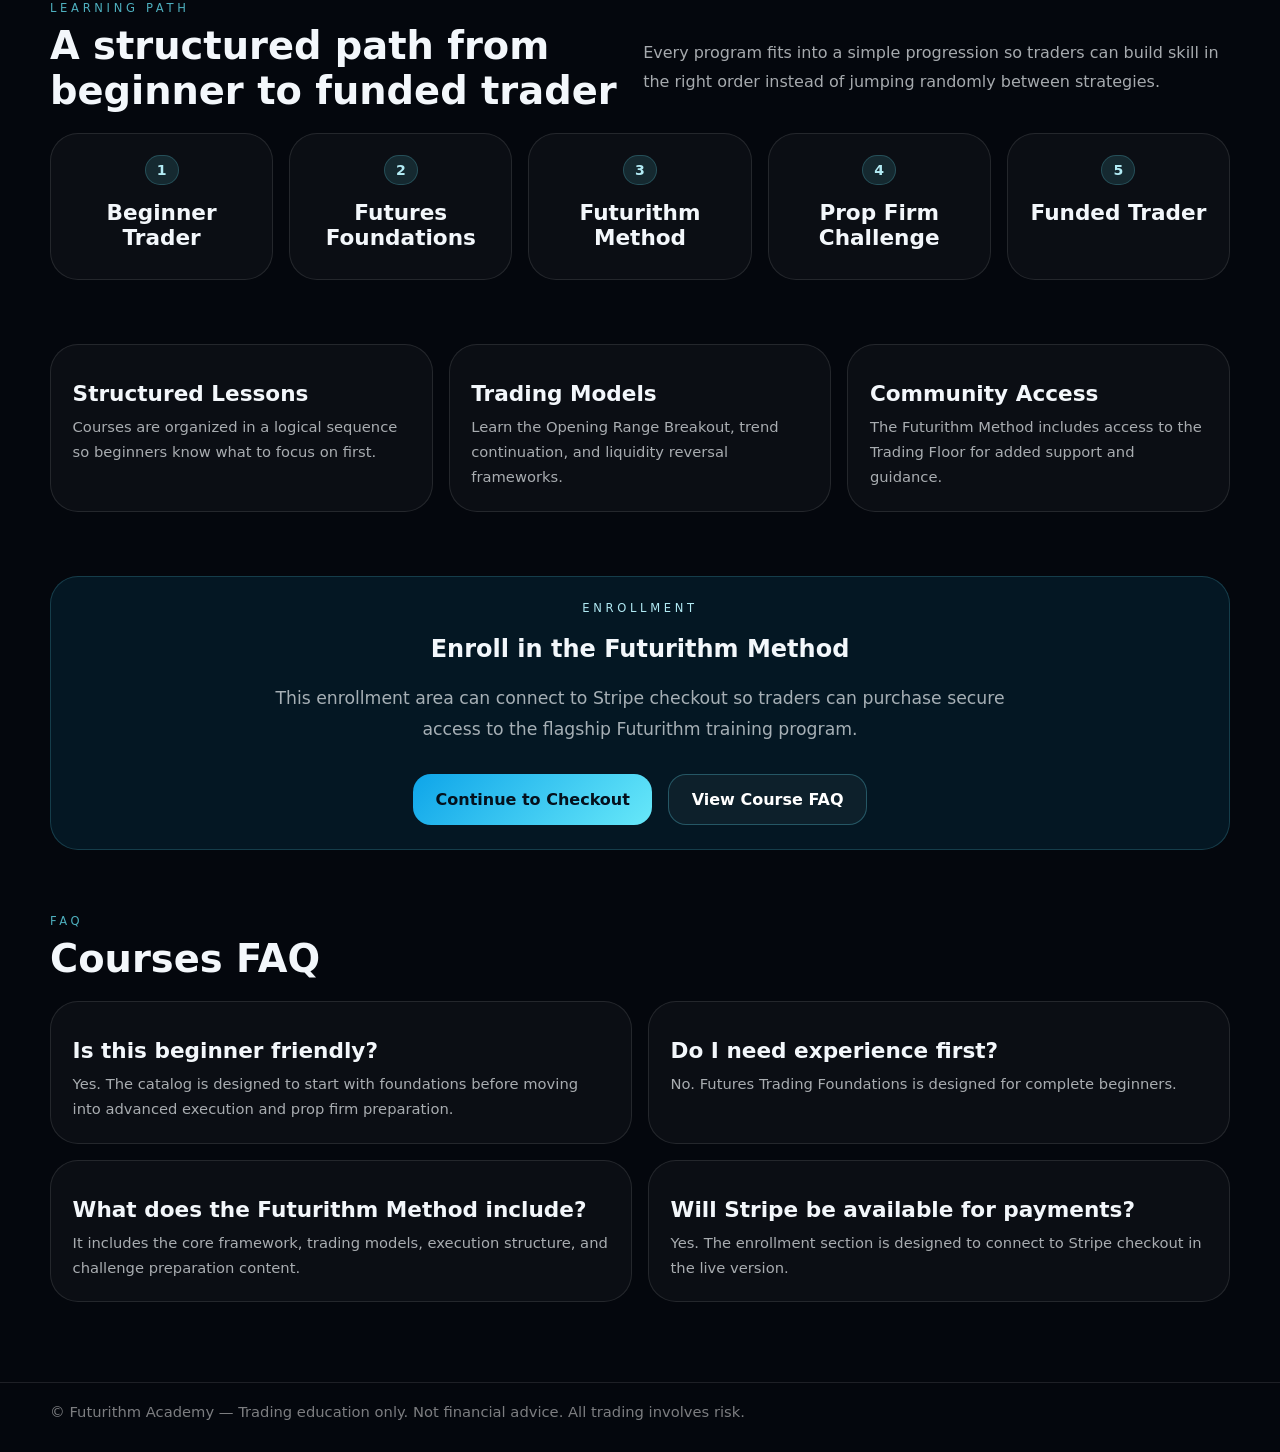
<file: courses.html>
<!doctype html><html lang="en"><head><meta charset="UTF-8"><meta name="viewport" content="width=device-width, initial-scale=1.0"><title>Courses | Futurithm Academy</title><link rel="stylesheet" href="css/styles.css"></head><body>
<header class="site-header"><div class="container header-inner"><a class="brand" href="index.html"><img class="brand-mark" src="images/futurithm-logo.png" alt="Futurithm Academy logo"><div><div class="brand-title">FUTURITHM</div><div class="brand-sub">Courses</div></div></a><nav class="nav"><a href="index.html">Home</a><a href="courses.html">Courses</a><a href="community.html">Community</a><a href="resources.html">Resources</a><a href="faq.html">FAQ</a><a href="legal.html">Legal</a></nav></div></header>
<main class="container">
<section class="page-hero"><div><div class="eyebrow">Futurithm Academy</div><h1>Courses built for beginners, prop firm traders, and long-term consistency.</h1><p>Start with strong foundations, move into the Futurithm Method, and keep improving with advanced lessons designed around structure, risk discipline, and repeatable execution.</p><div class="hero-actions"><a class="btn btn-primary" href="#catalog">Explore Courses</a><a class="btn btn-secondary" href="#path">View Learning Path</a></div></div><div class="panel"><div class="label">Best Starting Point</div><h2>The Futurithm Method</h2><p class="section-lead">The flagship course for traders who want a structured system covering market rhythm, liquidity, execution, and prop firm challenge preparation.</p><div class="grid-2"><div class="card panel-dark"><div class="label">Price</div><div class="kpi">$249</div></div><div class="card panel-dark"><div class="label">Access</div><div class="kpi" style="font-size:1.5rem;">Course + Community</div></div></div></div></section>
<section class="section" id="catalog"><div class="section-header"><div><div class="label">Catalog</div><h2>Course catalog</h2></div></div><div class="grid-3">
<div class="card"><div class="pill">Free Course</div><div class="item-title">Futures Trading Foundations</div><div class="price-badge">Free</div><p class="small">A structured starting point for complete beginners who need clarity on futures markets, leverage, trading sessions, and basic risk management.</p><div class="list"><div class="list-item">Introduction to futures markets</div><div class="list-item">How futures contracts work</div><div class="list-item">Market sessions and volatility</div><div class="list-item">Risk management fundamentals</div><div class="list-item">Prop firm basics</div></div><div class="button-row"><a class="btn btn-primary" href="resources.html">Start Free</a></div></div>
<div class="card" style="border-color:rgba(103,232,249,.3);background:rgba(14,165,233,.10)"><div class="pill">Flagship Course</div><div class="item-title">The Futurithm Method</div><div class="price-badge">$249</div><p class="small">The core Futurithm training program focused on market rhythm, structure, liquidity, execution, and disciplined trading inside prop firm rules.</p><div class="list"><div class="list-item">The Futurithm Framework</div><div class="list-item">Opening Range Breakout model</div><div class="list-item">Trend continuation model</div><div class="list-item">Liquidity reversal model</div><div class="list-item">Execution and journaling rules</div><div class="list-item">Prop firm challenge preparation</div></div><div class="button-row"><a class="btn btn-primary" href="#enroll">Enroll Now</a></div></div>
<div class="card"><div class="pill">Coming Soon</div><div class="item-title">Advanced Strategy Library</div><div class="price-badge">Coming Soon</div><p class="small">A growing vault of advanced lessons, trade reviews, automation concepts, and market breakdowns for traders ready to level up.</p><div class="list"><div class="list-item">Advanced trade reviews</div><div class="list-item">Live market breakdowns</div><div class="list-item">Automation concepts</div><div class="list-item">Execution refinement</div><div class="list-item">Scaling and consistency</div></div><div class="button-row"><a class="btn btn-secondary" href="#">Join Waitlist</a></div></div>
</div></section>
<section class="section" id="path"><div class="section-header"><div><div class="label">Learning Path</div><h2>A structured path from beginner to funded trader</h2></div><p>Every program fits into a simple progression so traders can build skill in the right order instead of jumping randomly between strategies.</p></div><div class="grid-5"><div class="card center"><div class="pill">1</div><div class="item-title">Beginner Trader</div></div><div class="card center"><div class="pill">2</div><div class="item-title">Futures Foundations</div></div><div class="card center"><div class="pill">3</div><div class="item-title">Futurithm Method</div></div><div class="card center"><div class="pill">4</div><div class="item-title">Prop Firm Challenge</div></div><div class="card center"><div class="pill">5</div><div class="item-title">Funded Trader</div></div></div></section>
<section class="section"><div class="grid-3"><div class="card"><div class="item-title">Structured Lessons</div><div class="small">Courses are organized in a logical sequence so beginners know what to focus on first.</div></div><div class="card"><div class="item-title">Trading Models</div><div class="small">Learn the Opening Range Breakout, trend continuation, and liquidity reversal frameworks.</div></div><div class="card"><div class="item-title">Community Access</div><div class="small">The Futurithm Method includes access to the Trading Floor for added support and guidance.</div></div></div></section>
<section class="section" id="enroll"><div class="split-highlight center"><div class="label" style="color:rgba(186,246,255,.95)">Enrollment</div><h2>Enroll in the Futurithm Method</h2><p class="section-lead" style="max-width:760px;margin:0.8rem auto 0;">This enrollment area can connect to Stripe checkout so traders can purchase secure access to the flagship Futurithm training program.</p><div class="button-row" style="justify-content:center;"><a class="btn btn-primary" href="#">Continue to Checkout</a><a class="btn btn-secondary" href="#faq">View Course FAQ</a></div></div></section>
<section class="section" id="faq"><div class="section-header"><div><div class="label">FAQ</div><h2>Courses FAQ</h2></div></div><div class="grid-2"><div class="card"><div class="item-title">Is this beginner friendly?</div><div class="small">Yes. The catalog is designed to start with foundations before moving into advanced execution and prop firm preparation.</div></div><div class="card"><div class="item-title">Do I need experience first?</div><div class="small">No. Futures Trading Foundations is designed for complete beginners.</div></div><div class="card"><div class="item-title">What does the Futurithm Method include?</div><div class="small">It includes the core framework, trading models, execution structure, and challenge preparation content.</div></div><div class="card"><div class="item-title">Will Stripe be available for payments?</div><div class="small">Yes. The enrollment section is designed to connect to Stripe checkout in the live version.</div></div></div></section>
</main><footer class="footer"><div class="container"><div>© Futurithm Academy — Trading education only. Not financial advice. All trading involves risk.</div></div></footer></body></html>
</file>
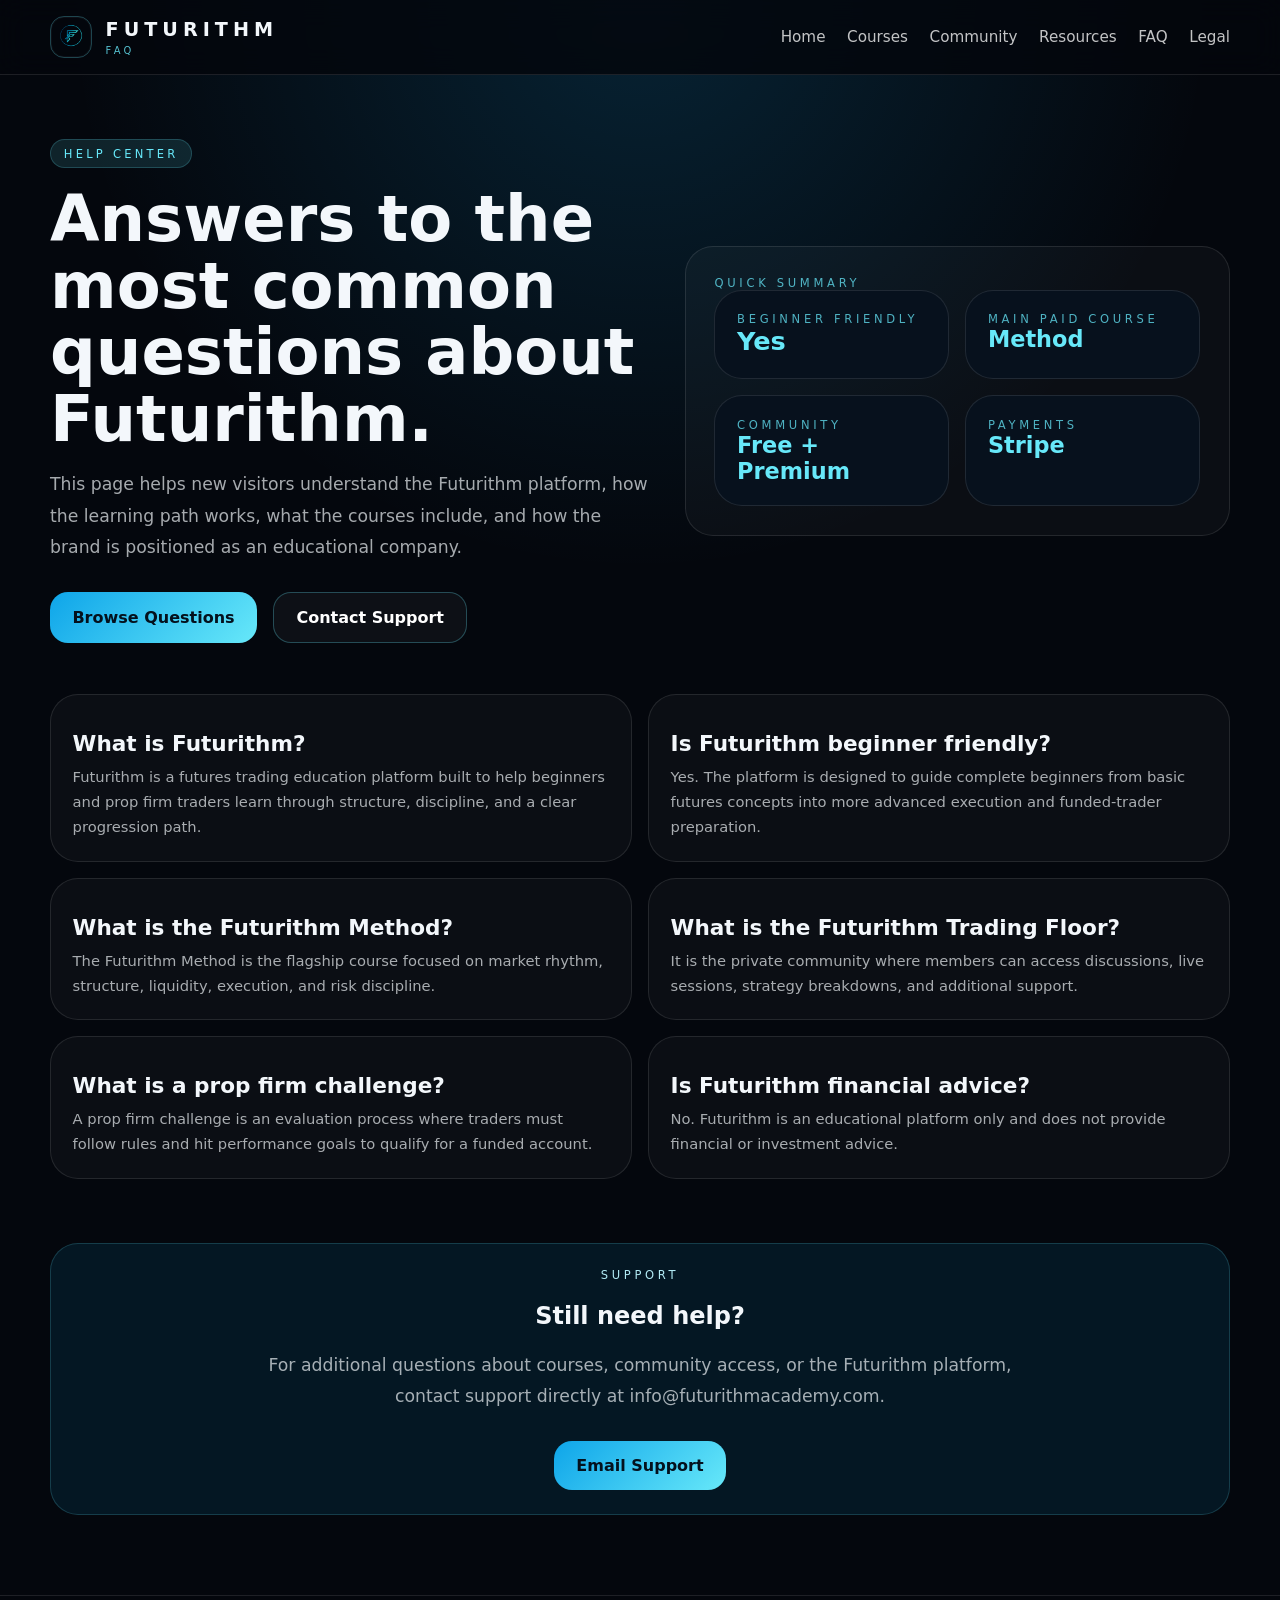
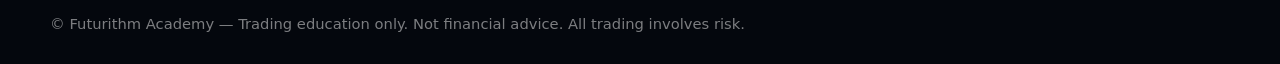
<file: faq.html>
<!doctype html><html lang="en"><head><meta charset="UTF-8"><meta name="viewport" content="width=device-width, initial-scale=1.0"><title>FAQ | Futurithm Academy</title><link rel="stylesheet" href="css/styles.css"></head><body>
<header class="site-header"><div class="container header-inner"><a class="brand" href="index.html"><img class="brand-mark" src="images/futurithm-logo.png" alt="Futurithm Academy logo"><div><div class="brand-title">FUTURITHM</div><div class="brand-sub">FAQ</div></div></a><nav class="nav"><a href="index.html">Home</a><a href="courses.html">Courses</a><a href="community.html">Community</a><a href="resources.html">Resources</a><a href="faq.html">FAQ</a><a href="legal.html">Legal</a></nav></div></header>
<main class="container">
<section class="page-hero"><div><div class="eyebrow">Help Center</div><h1>Answers to the most common questions about Futurithm.</h1><p>This page helps new visitors understand the Futurithm platform, how the learning path works, what the courses include, and how the brand is positioned as an educational company.</p><div class="hero-actions"><a class="btn btn-primary" href="#questions">Browse Questions</a><a class="btn btn-secondary" href="#support">Contact Support</a></div></div><div class="panel"><div class="label">Quick Summary</div><div class="grid-2"><div class="card panel-dark"><div class="label">Beginner Friendly</div><div class="kpi" style="font-size:1.6rem;">Yes</div></div><div class="card panel-dark"><div class="label">Main Paid Course</div><div class="kpi" style="font-size:1.4rem;">Method</div></div><div class="card panel-dark"><div class="label">Community</div><div class="kpi" style="font-size:1.4rem;">Free + Premium</div></div><div class="card panel-dark"><div class="label">Payments</div><div class="kpi" style="font-size:1.4rem;">Stripe</div></div></div></div></section>
<section class="section" id="questions"><div class="grid-2"><div class="card"><div class="item-title">What is Futurithm?</div><div class="small">Futurithm is a futures trading education platform built to help beginners and prop firm traders learn through structure, discipline, and a clear progression path.</div></div><div class="card"><div class="item-title">Is Futurithm beginner friendly?</div><div class="small">Yes. The platform is designed to guide complete beginners from basic futures concepts into more advanced execution and funded-trader preparation.</div></div><div class="card"><div class="item-title">What is the Futurithm Method?</div><div class="small">The Futurithm Method is the flagship course focused on market rhythm, structure, liquidity, execution, and risk discipline.</div></div><div class="card"><div class="item-title">What is the Futurithm Trading Floor?</div><div class="small">It is the private community where members can access discussions, live sessions, strategy breakdowns, and additional support.</div></div><div class="card"><div class="item-title">What is a prop firm challenge?</div><div class="small">A prop firm challenge is an evaluation process where traders must follow rules and hit performance goals to qualify for a funded account.</div></div><div class="card"><div class="item-title">Is Futurithm financial advice?</div><div class="small">No. Futurithm is an educational platform only and does not provide financial or investment advice.</div></div></div></section>
<section class="section" id="support"><div class="split-highlight center"><div class="label" style="color:rgba(186,246,255,.95)">Support</div><h2>Still need help?</h2><p class="section-lead" style="max-width:760px;margin:0.8rem auto 0;">For additional questions about courses, community access, or the Futurithm platform, contact support directly at info@futurithmacademy.com.</p><div class="button-row" style="justify-content:center;"><a class="btn btn-primary" href="mailto:info@futurithmacademy.com">Email Support</a></div></div></section>
</main><footer class="footer"><div class="container"><div>© Futurithm Academy — Trading education only. Not financial advice. All trading involves risk.</div></div></footer></body></html>
</file>
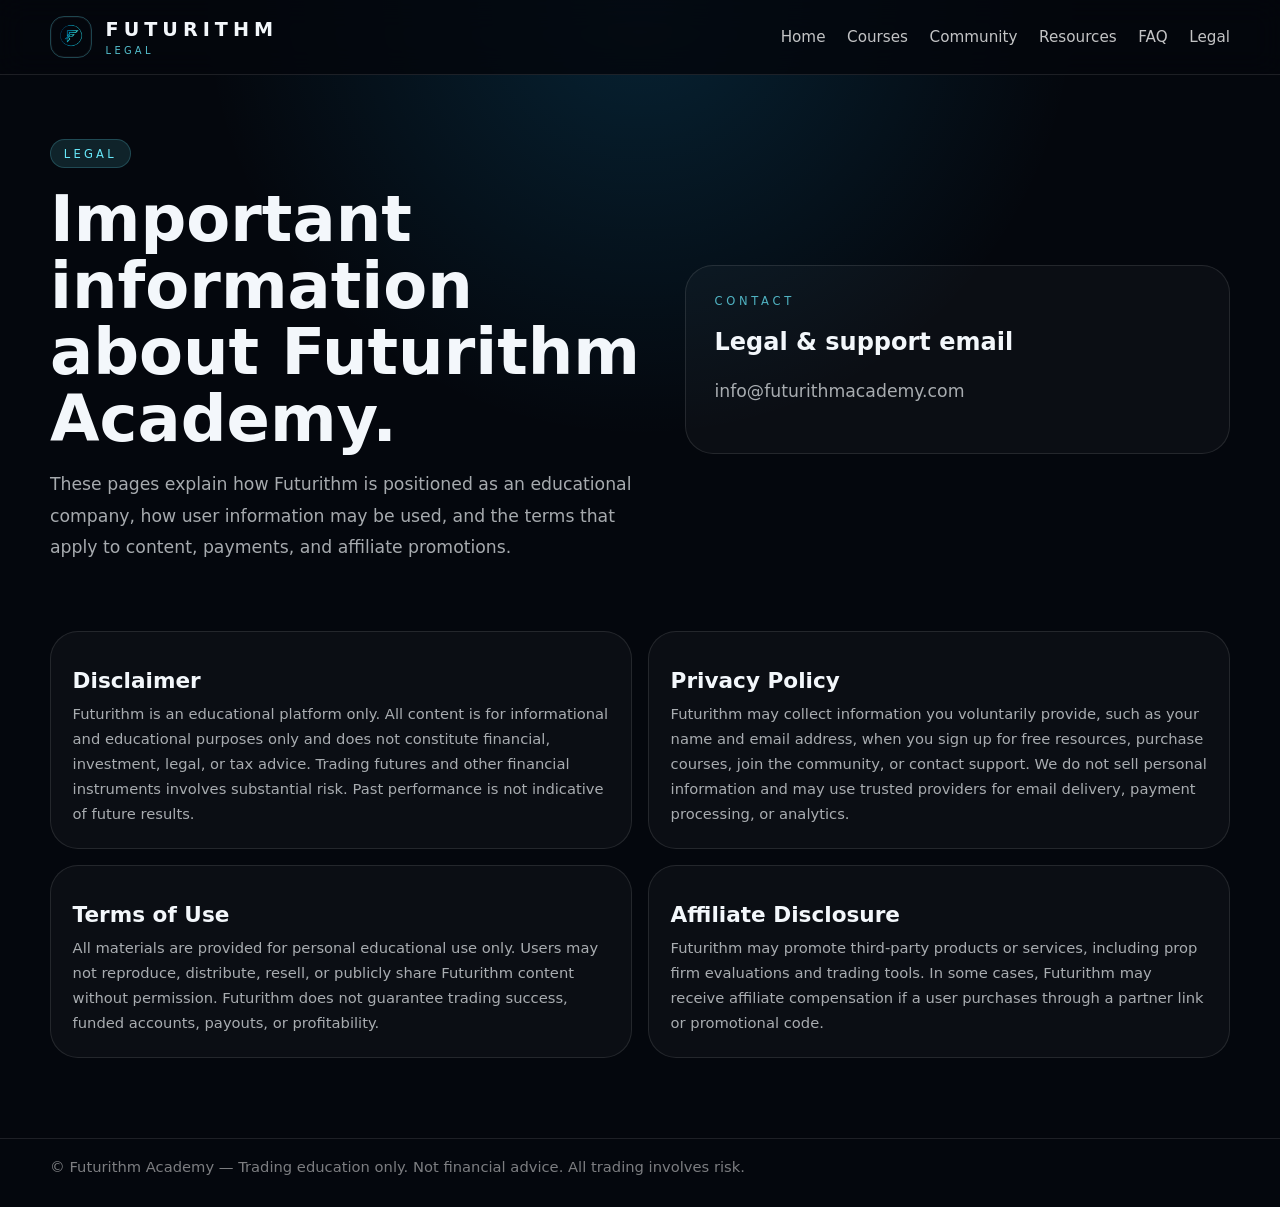
<file: legal.html>
<!doctype html><html lang="en"><head><meta charset="UTF-8"><meta name="viewport" content="width=device-width, initial-scale=1.0"><title>Legal | Futurithm Academy</title><link rel="stylesheet" href="css/styles.css"></head><body>
<header class="site-header"><div class="container header-inner"><a class="brand" href="index.html"><img class="brand-mark" src="images/futurithm-logo.png" alt="Futurithm Academy logo"><div><div class="brand-title">FUTURITHM</div><div class="brand-sub">Legal</div></div></a><nav class="nav"><a href="index.html">Home</a><a href="courses.html">Courses</a><a href="community.html">Community</a><a href="resources.html">Resources</a><a href="faq.html">FAQ</a><a href="legal.html">Legal</a></nav></div></header>
<main class="container">
<section class="page-hero"><div><div class="eyebrow">Legal</div><h1>Important information about Futurithm Academy.</h1><p>These pages explain how Futurithm is positioned as an educational company, how user information may be used, and the terms that apply to content, payments, and affiliate promotions.</p></div><div class="panel"><div class="label">Contact</div><h2>Legal & support email</h2><p class="section-lead"><a href="mailto:info@futurithmacademy.com">info@futurithmacademy.com</a></p></div></section>
<section class="section"><div class="grid-2"><div class="card"><div class="item-title">Disclaimer</div><div class="small">Futurithm is an educational platform only. All content is for informational and educational purposes only and does not constitute financial, investment, legal, or tax advice. Trading futures and other financial instruments involves substantial risk. Past performance is not indicative of future results.</div></div><div class="card"><div class="item-title">Privacy Policy</div><div class="small">Futurithm may collect information you voluntarily provide, such as your name and email address, when you sign up for free resources, purchase courses, join the community, or contact support. We do not sell personal information and may use trusted providers for email delivery, payment processing, or analytics.</div></div><div class="card"><div class="item-title">Terms of Use</div><div class="small">All materials are provided for personal educational use only. Users may not reproduce, distribute, resell, or publicly share Futurithm content without permission. Futurithm does not guarantee trading success, funded accounts, payouts, or profitability.</div></div><div class="card"><div class="item-title">Affiliate Disclosure</div><div class="small">Futurithm may promote third-party products or services, including prop firm evaluations and trading tools. In some cases, Futurithm may receive affiliate compensation if a user purchases through a partner link or promotional code.</div></div></div></section>
</main><footer class="footer"><div class="container"><div>© Futurithm Academy — Trading education only. Not financial advice. All trading involves risk.</div></div></footer></body></html>
</file>
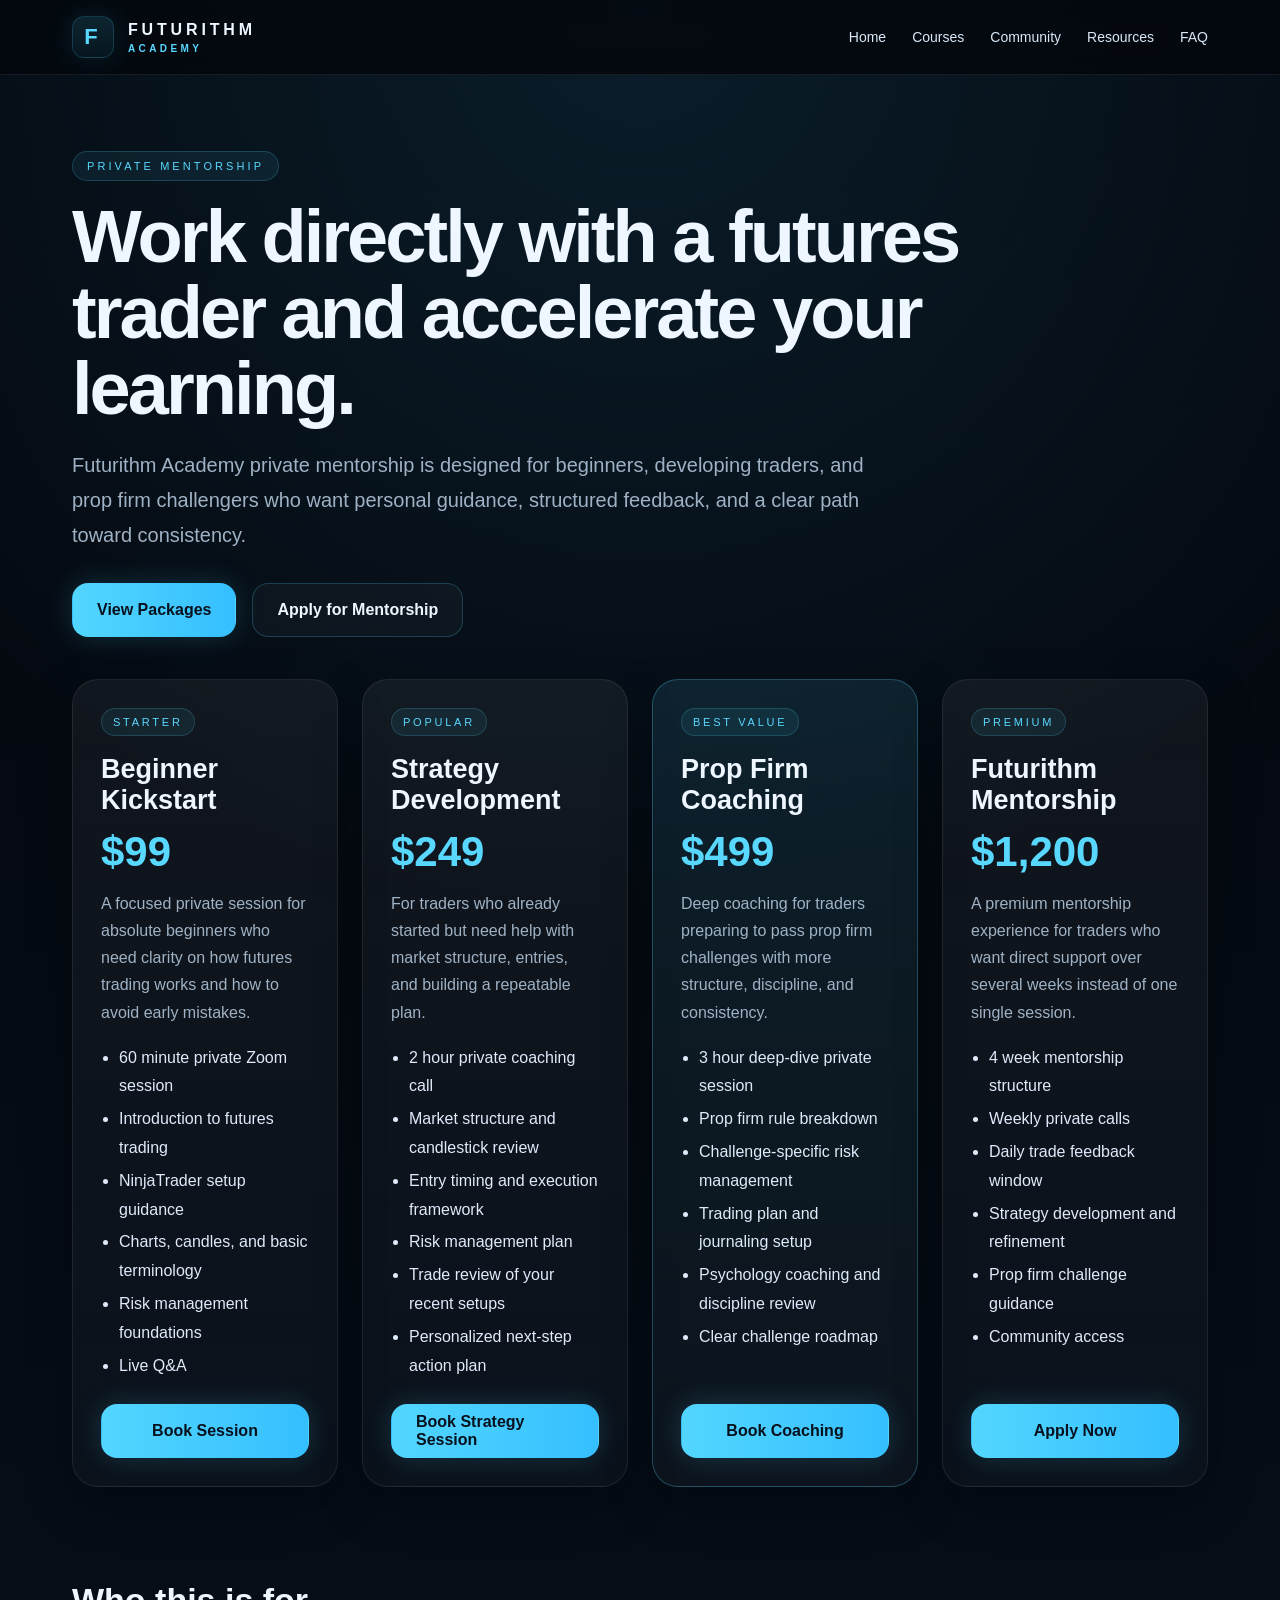
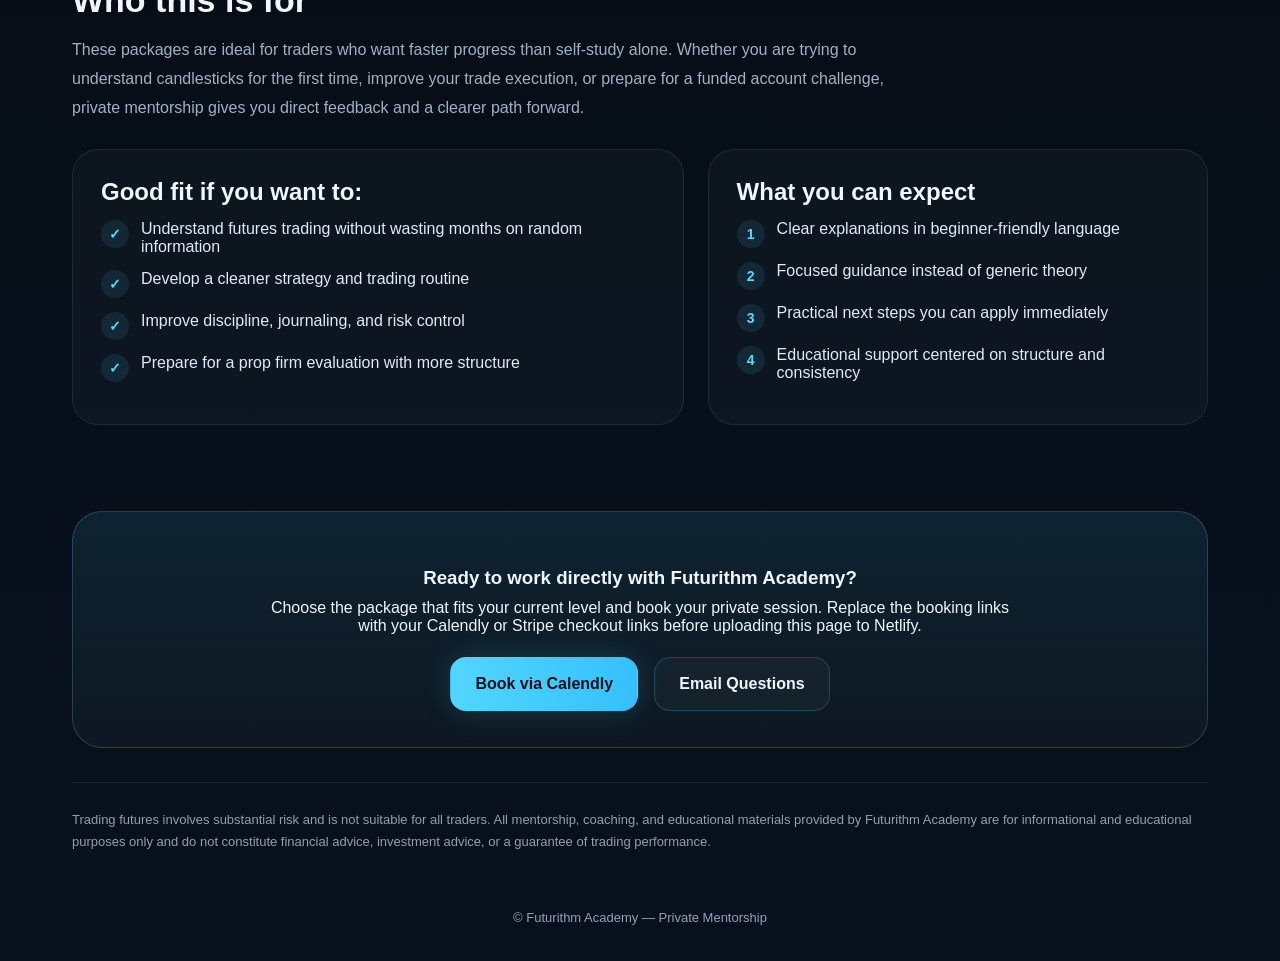
<file: mentorship-blue.html>
<!DOCTYPE html>
<html lang="en">
<head>
  <meta charset="UTF-8" />
  <meta name="viewport" content="width=device-width, initial-scale=1.0" />
  <title>Futurithm Academy | Private Mentorship</title>
  <meta name="description" content="Private futures trading mentorship for beginners, strategy development, and prop firm challenge coaching." />
  <style>
    :root{
      --bg:#04070d;
      --bg2:#07111d;
      --card:rgba(255,255,255,.03);
      --line:rgba(56,211,255,.18);
      --text:#eef6ff;
      --muted:#9fb2c5;
      --accent:#59d8ff;
      --accent2:#35bfff;
      --btn:#52d6ff;
      --btnText:#07111d;
    }
    *{box-sizing:border-box}
    html{scroll-behavior:smooth}
    body{
      margin:0;
      font-family: Inter, Arial, Helvetica, sans-serif;
      background:
        radial-gradient(circle at top, rgba(53,191,255,.12), transparent 35%),
        linear-gradient(180deg, var(--bg), var(--bg2));
      color:var(--text);
    }
    a{text-decoration:none;color:inherit}
    .container{max-width:1180px;margin:0 auto;padding:0 22px}
    .nav{
      position:sticky;top:0;z-index:10;
      border-bottom:1px solid rgba(255,255,255,.08);
      background:rgba(4,7,13,.86);
      backdrop-filter: blur(12px);
    }
    .nav-inner{
      display:flex;align-items:center;justify-content:space-between;
      min-height:74px;
    }
    .brand{
      display:flex;align-items:center;gap:14px;font-weight:700;letter-spacing:.24em;
    }
    .brand-badge{
      width:42px;height:42px;border-radius:12px;
      display:grid;place-items:center;
      border:1px solid var(--line);
      background:linear-gradient(180deg, rgba(82,214,255,.14), rgba(53,191,255,.08));
      box-shadow:0 0 30px rgba(82,214,255,.12);
      color:var(--accent);
      font-weight:900;font-size:22px;
    }
    .brand small{
      display:block;
      font-size:10px;
      color:var(--accent);
      letter-spacing:.34em;
      margin-top:4px;
    }
    .nav-links{display:flex;gap:26px;color:#d9e8f7;font-size:14px}
    .hero{padding:76px 0 44px}
    .eyebrow{
      display:inline-flex;
      border:1px solid rgba(82,214,255,.2);
      background:rgba(82,214,255,.08);
      border-radius:999px;
      padding:8px 14px;
      color:var(--accent);
      text-transform:uppercase;
      letter-spacing:.28em;
      font-size:11px;
    }
    h1{
      font-size:clamp(42px,7vw,74px);
      line-height:1.03;
      letter-spacing:-.04em;
      margin:18px 0 18px;
      max-width:900px;
    }
    .lead{
      font-size:20px;line-height:1.75;color:var(--muted);max-width:820px;
    }
    .hero-actions{
      display:flex;gap:16px;flex-wrap:wrap;margin-top:30px;
    }
    .btn{
      display:inline-flex;align-items:center;justify-content:center;
      min-height:54px;padding:0 24px;border-radius:16px;font-weight:700;
      transition:.18s ease;cursor:pointer;border:1px solid transparent;
    }
    .btn-primary{
      background:linear-gradient(90deg,var(--btn),var(--accent2));
      color:var(--btnText);
      box-shadow:0 0 28px rgba(82,214,255,.18);
    }
    .btn-secondary{
      border-color:rgba(82,214,255,.22);
      background:rgba(255,255,255,.03);
      color:var(--text);
    }
    .btn:hover{transform:translateY(-1px)}
    .grid{
      display:grid;
      grid-template-columns:repeat(4,minmax(0,1fr));
      gap:24px;
      margin:42px 0 28px;
    }
    .card{
      background:linear-gradient(180deg, rgba(255,255,255,.05), rgba(255,255,255,.025));
      border:1px solid rgba(255,255,255,.08);
      border-radius:26px;
      padding:28px;
      box-shadow:0 18px 48px rgba(0,0,0,.28);
      display:flex;flex-direction:column;
    }
    .card.featured{
      border-color:rgba(82,214,255,.28);
      background:linear-gradient(180deg, rgba(82,214,255,.10), rgba(255,255,255,.03));
    }
    .tag{
      display:inline-flex;
      width:max-content;
      font-size:11px;
      text-transform:uppercase;
      letter-spacing:.25em;
      color:var(--accent);
      border:1px solid rgba(82,214,255,.18);
      background:rgba(82,214,255,.08);
      border-radius:999px;
      padding:7px 11px;
      margin-bottom:18px;
    }
    .card h2{
      font-size:27px;line-height:1.15;margin:0 0 12px;
    }
    .price{
      font-size:42px;font-weight:800;color:var(--accent);margin-bottom:14px;
    }
    .desc{color:var(--muted);line-height:1.7;margin-bottom:18px}
    ul{
      margin:0 0 20px 18px;padding:0;color:#dfeafb;line-height:1.8;
      flex:1;
    }
    li{margin-bottom:4px}
    .section{padding:22px 0 62px}
    .section h3{font-size:34px;margin:0 0 12px}
    .section p{color:var(--muted);line-height:1.8;max-width:860px}
    .two-col{
      display:grid;grid-template-columns:1.1fr .9fr;gap:24px;margin-top:26px;
    }
    .box{
      border:1px solid rgba(255,255,255,.08);
      border-radius:26px;
      background:rgba(255,255,255,.03);
      padding:28px;
    }
    .box h4{margin:0 0 12px;font-size:24px}
    .check{
      display:flex;gap:12px;align-items:flex-start;margin:14px 0;color:#dfeafb
    }
    .check b{
      width:28px;height:28px;border-radius:999px;
      display:grid;place-items:center;background:rgba(82,214,255,.1);
      color:var(--accent);font-size:14px;flex:0 0 28px;
    }
    .cta{
      margin:24px 0 10px;
      padding:36px;
      border-radius:30px;
      border:1px solid rgba(82,214,255,.22);
      background:linear-gradient(180deg, rgba(82,214,255,.10), rgba(255,255,255,.03));
      text-align:center;
    }
    .cta h3{margin-bottom:10px}
    .cta p{margin:0 auto 22px;max-width:760px}
    .disclaimer{
      color:#91a0af;
      font-size:13px;
      line-height:1.75;
      border-top:1px solid rgba(255,255,255,.08);
      padding:26px 0 40px;
      margin-top:34px;
    }
    footer{
      padding:16px 0 36px;
      color:#8ea2b8;
      text-align:center;
      font-size:13px;
    }
    @media (max-width: 1080px){
      .grid{grid-template-columns:repeat(2,minmax(0,1fr))}
      .two-col{grid-template-columns:1fr}
    }
    @media (max-width: 700px){
      .nav-links{display:none}
      .grid{grid-template-columns:1fr}
      .hero{padding-top:56px}
      .lead{font-size:18px}
      .hero-actions{flex-direction:column}
      .btn{width:100%}
      .container{padding:0 16px}
      .card,.box,.cta{border-radius:22px}
    }
  </style>
</head>
<body>
  <header class="nav">
    <div class="container nav-inner">
      <a class="brand" href="/">
        <div class="brand-badge">F</div>
        <div>
          FUTURITHM
          <small>ACADEMY</small>
        </div>
      </a>
      <nav class="nav-links">
        <a href="/">Home</a>
        <a href="/courses.html">Courses</a>
        <a href="/community.html">Community</a>
        <a href="/resources.html">Resources</a>
        <a href="/faq.html">FAQ</a>
      </nav>
    </div>
  </header>

  <main class="container">
    <section class="hero">
      <div class="eyebrow">Private Mentorship</div>
      <h1>Work directly with a futures trader and accelerate your learning.</h1>
      <p class="lead">
        Futurithm Academy private mentorship is designed for beginners, developing traders,
        and prop firm challengers who want personal guidance, structured feedback, and a
        clear path toward consistency.
      </p>
      <div class="hero-actions">
        <a class="btn btn-primary" href="#packages">View Packages</a>
        <a class="btn btn-secondary" href="#apply">Apply for Mentorship</a>
      </div>

      <div id="packages" class="grid">
        <article class="card">
          <div class="tag">Starter</div>
          <h2>Beginner Kickstart</h2>
          <div class="price">$99</div>
          <div class="desc">
            A focused private session for absolute beginners who need clarity on how futures
            trading works and how to avoid early mistakes.
          </div>
          <ul>
            <li>60 minute private Zoom session</li>
            <li>Introduction to futures trading</li>
            <li>NinjaTrader setup guidance</li>
            <li>Charts, candles, and basic terminology</li>
            <li>Risk management foundations</li>
            <li>Live Q&amp;A</li>
          </ul>
          <a class="btn btn-primary" href="https://calendly.com/your-link">Book Session</a>
        </article>

        <article class="card">
          <div class="tag">Popular</div>
          <h2>Strategy Development</h2>
          <div class="price">$249</div>
          <div class="desc">
            For traders who already started but need help with market structure, entries,
            and building a repeatable plan.
          </div>
          <ul>
            <li>2 hour private coaching call</li>
            <li>Market structure and candlestick review</li>
            <li>Entry timing and execution framework</li>
            <li>Risk management plan</li>
            <li>Trade review of your recent setups</li>
            <li>Personalized next-step action plan</li>
          </ul>
          <a class="btn btn-primary" href="https://calendly.com/your-link">Book Strategy Session</a>
        </article>

        <article class="card featured">
          <div class="tag">Best Value</div>
          <h2>Prop Firm Coaching</h2>
          <div class="price">$499</div>
          <div class="desc">
            Deep coaching for traders preparing to pass prop firm challenges with more
            structure, discipline, and consistency.
          </div>
          <ul>
            <li>3 hour deep-dive private session</li>
            <li>Prop firm rule breakdown</li>
            <li>Challenge-specific risk management</li>
            <li>Trading plan and journaling setup</li>
            <li>Psychology coaching and discipline review</li>
            <li>Clear challenge roadmap</li>
          </ul>
          <a class="btn btn-primary" href="https://calendly.com/your-link">Book Coaching</a>
        </article>

        <article class="card">
          <div class="tag">Premium</div>
          <h2>Futurithm Mentorship</h2>
          <div class="price">$1,200</div>
          <div class="desc">
            A premium mentorship experience for traders who want direct support over several
            weeks instead of one single session.
          </div>
          <ul>
            <li>4 week mentorship structure</li>
            <li>Weekly private calls</li>
            <li>Daily trade feedback window</li>
            <li>Strategy development and refinement</li>
            <li>Prop firm challenge guidance</li>
            <li>Community access</li>
          </ul>
          <a class="btn btn-primary" href="https://calendly.com/your-link">Apply Now</a>
        </article>
      </div>
    </section>

    <section class="section">
      <h3>Who this is for</h3>
      <p>
        These packages are ideal for traders who want faster progress than self-study alone.
        Whether you are trying to understand candlesticks for the first time, improve your
        trade execution, or prepare for a funded account challenge, private mentorship gives
        you direct feedback and a clearer path forward.
      </p>
      <div class="two-col">
        <div class="box">
          <h4>Good fit if you want to:</h4>
          <div class="check"><b>✓</b><div>Understand futures trading without wasting months on random information</div></div>
          <div class="check"><b>✓</b><div>Develop a cleaner strategy and trading routine</div></div>
          <div class="check"><b>✓</b><div>Improve discipline, journaling, and risk control</div></div>
          <div class="check"><b>✓</b><div>Prepare for a prop firm evaluation with more structure</div></div>
        </div>
        <div class="box">
          <h4>What you can expect</h4>
          <div class="check"><b>1</b><div>Clear explanations in beginner-friendly language</div></div>
          <div class="check"><b>2</b><div>Focused guidance instead of generic theory</div></div>
          <div class="check"><b>3</b><div>Practical next steps you can apply immediately</div></div>
          <div class="check"><b>4</b><div>Educational support centered on structure and consistency</div></div>
        </div>
      </div>
    </section>

    <section id="apply" class="cta">
      <h3>Ready to work directly with Futurithm Academy?</h3>
      <p>
        Choose the package that fits your current level and book your private session.
        Replace the booking links with your Calendly or Stripe checkout links before uploading this page to Netlify.
      </p>
      <div class="hero-actions" style="justify-content:center;margin-top:0">
        <a class="btn btn-primary" href="https://calendly.com/your-link">Book via Calendly</a>
        <a class="btn btn-secondary" href="mailto:info@futurithmacademy.com">Email Questions</a>
      </div>
    </section>

    <div class="disclaimer">
      Trading futures involves substantial risk and is not suitable for all traders. All mentorship,
      coaching, and educational materials provided by Futurithm Academy are for informational and
      educational purposes only and do not constitute financial advice, investment advice, or a
      guarantee of trading performance.
    </div>
  </main>

  <footer>
    © Futurithm Academy — Private Mentorship
  </footer>
</body>
</html>
</file>
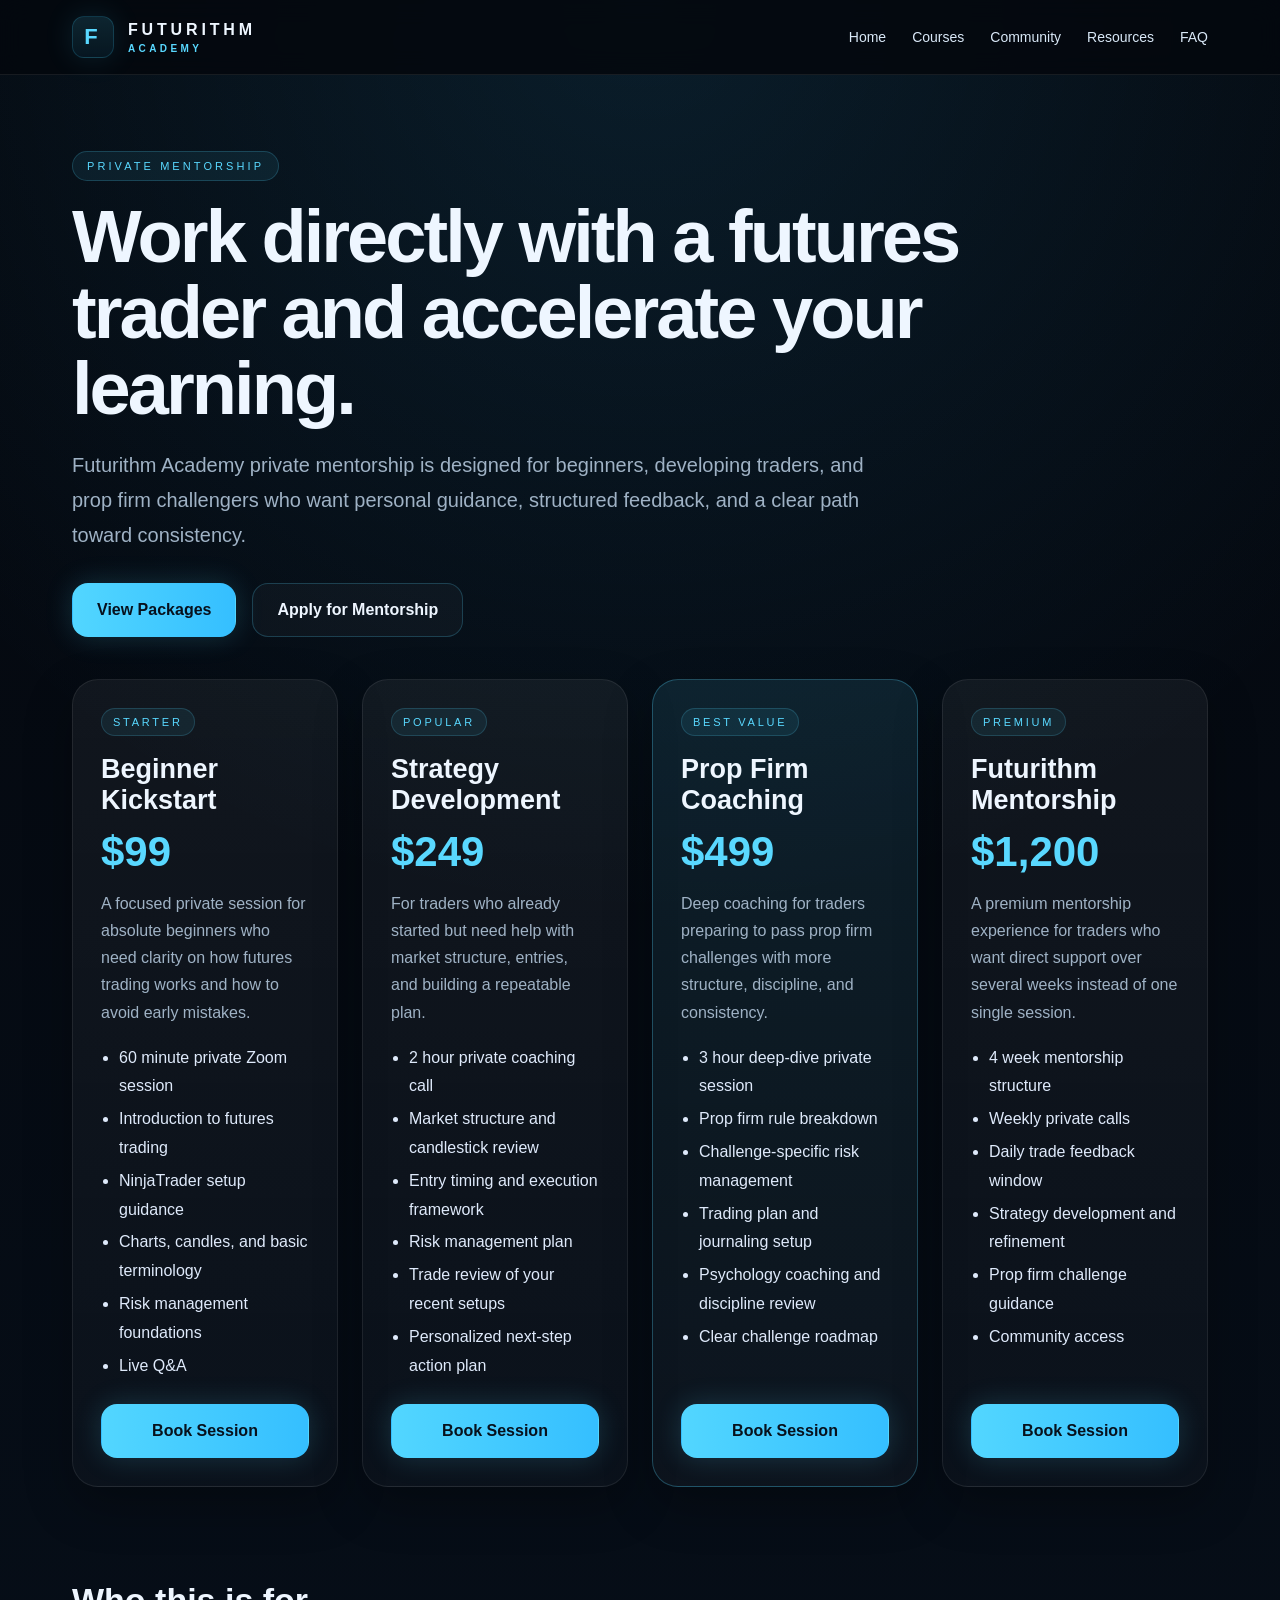
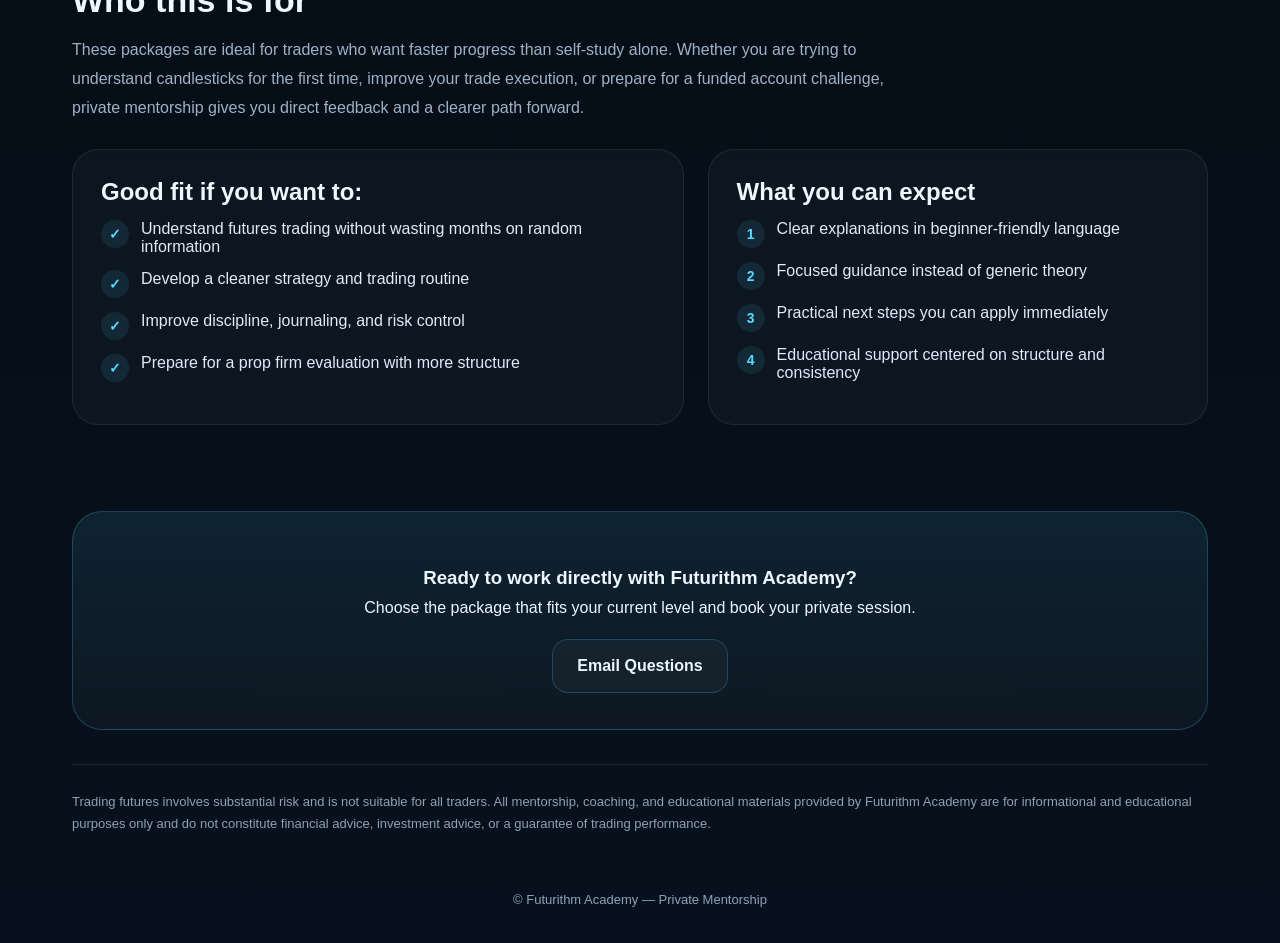
<file: mentorship.html>
<!DOCTYPE html>
<html lang="en">
<head>
  <meta charset="UTF-8" />
  <meta name="viewport" content="width=device-width, initial-scale=1.0" />
  <title>Futurithm Academy | Private Mentorship</title>
  <meta name="description" content="Private futures trading mentorship for beginners, strategy development, and prop firm challenge coaching." />
  <style>
    :root{
      --bg:#04070d;
      --bg2:#07111d;
      --card:rgba(255,255,255,.03);
      --line:rgba(56,211,255,.18);
      --text:#eef6ff;
      --muted:#9fb2c5;
      --accent:#59d8ff;
      --accent2:#35bfff;
      --btn:#52d6ff;
      --btnText:#07111d;
    }
    *{box-sizing:border-box}
    html{scroll-behavior:smooth}
    body{
      margin:0;
      font-family: Inter, Arial, Helvetica, sans-serif;
      background:
        radial-gradient(circle at top, rgba(53,191,255,.12), transparent 35%),
        linear-gradient(180deg, var(--bg), var(--bg2));
      color:var(--text);
    }
    a{text-decoration:none;color:inherit}
    .container{max-width:1180px;margin:0 auto;padding:0 22px}
    .nav{
      position:sticky;top:0;z-index:10;
      border-bottom:1px solid rgba(255,255,255,.08);
      background:rgba(4,7,13,.86);
      backdrop-filter: blur(12px);
    }
    .nav-inner{
      display:flex;align-items:center;justify-content:space-between;
      min-height:74px;
    }
    .brand{
      display:flex;align-items:center;gap:14px;font-weight:700;letter-spacing:.24em;
    }
    .brand-badge{
      width:42px;height:42px;border-radius:12px;
      display:grid;place-items:center;
      border:1px solid var(--line);
      background:linear-gradient(180deg, rgba(82,214,255,.14), rgba(53,191,255,.08));
      box-shadow:0 0 30px rgba(82,214,255,.12);
      color:var(--accent);
      font-weight:900;font-size:22px;
    }
    .brand small{
      display:block;
      font-size:10px;
      color:var(--accent);
      letter-spacing:.34em;
      margin-top:4px;
    }
    .nav-links{display:flex;gap:26px;color:#d9e8f7;font-size:14px}
    .hero{padding:76px 0 44px}
    .eyebrow{
      display:inline-flex;
      border:1px solid rgba(82,214,255,.2);
      background:rgba(82,214,255,.08);
      border-radius:999px;
      padding:8px 14px;
      color:var(--accent);
      text-transform:uppercase;
      letter-spacing:.28em;
      font-size:11px;
    }
    h1{
      font-size:clamp(42px,7vw,74px);
      line-height:1.03;
      letter-spacing:-.04em;
      margin:18px 0 18px;
      max-width:900px;
    }
    .lead{
      font-size:20px;line-height:1.75;color:var(--muted);max-width:820px;
    }
    .hero-actions{
      display:flex;gap:16px;flex-wrap:wrap;margin-top:30px;
    }
    .btn{
      display:inline-flex;align-items:center;justify-content:center;
      min-height:54px;padding:0 24px;border-radius:16px;font-weight:700;
      transition:.18s ease;cursor:pointer;border:1px solid transparent;
    }
    .btn-primary{
      background:linear-gradient(90deg,var(--btn),var(--accent2));
      color:var(--btnText);
      box-shadow:0 0 28px rgba(82,214,255,.18);
    }
    .btn-secondary{
      border-color:rgba(82,214,255,.22);
      background:rgba(255,255,255,.03);
      color:var(--text);
    }
    .btn:hover{transform:translateY(-1px)}
    .grid{
      display:grid;
      grid-template-columns:repeat(4,minmax(0,1fr));
      gap:24px;
      margin:42px 0 28px;
    }
    .card{
      background:linear-gradient(180deg, rgba(255,255,255,.05), rgba(255,255,255,.025));
      border:1px solid rgba(255,255,255,.08);
      border-radius:26px;
      padding:28px;
      box-shadow:0 18px 48px rgba(0,0,0,.28);
      display:flex;flex-direction:column;
    }
    .card.featured{
      border-color:rgba(82,214,255,.28);
      background:linear-gradient(180deg, rgba(82,214,255,.10), rgba(255,255,255,.03));
    }
    .tag{
      display:inline-flex;
      width:max-content;
      font-size:11px;
      text-transform:uppercase;
      letter-spacing:.25em;
      color:var(--accent);
      border:1px solid rgba(82,214,255,.18);
      background:rgba(82,214,255,.08);
      border-radius:999px;
      padding:7px 11px;
      margin-bottom:18px;
    }
    .card h2{
      font-size:27px;line-height:1.15;margin:0 0 12px;
    }
    .price{
      font-size:42px;font-weight:800;color:var(--accent);margin-bottom:14px;
    }
    .desc{color:var(--muted);line-height:1.7;margin-bottom:18px}
    ul{
      margin:0 0 20px 18px;padding:0;color:#dfeafb;line-height:1.8;
      flex:1;
    }
    li{margin-bottom:4px}
    .section{padding:22px 0 62px}
    .section h3{font-size:34px;margin:0 0 12px}
    .section p{color:var(--muted);line-height:1.8;max-width:860px}
    .two-col{
      display:grid;grid-template-columns:1.1fr .9fr;gap:24px;margin-top:26px;
    }
    .box{
      border:1px solid rgba(255,255,255,.08);
      border-radius:26px;
      background:rgba(255,255,255,.03);
      padding:28px;
    }
    .box h4{margin:0 0 12px;font-size:24px}
    .check{
      display:flex;gap:12px;align-items:flex-start;margin:14px 0;color:#dfeafb
    }
    .check b{
      width:28px;height:28px;border-radius:999px;
      display:grid;place-items:center;background:rgba(82,214,255,.1);
      color:var(--accent);font-size:14px;flex:0 0 28px;
    }
    .cta{
      margin:24px 0 10px;
      padding:36px;
      border-radius:30px;
      border:1px solid rgba(82,214,255,.22);
      background:linear-gradient(180deg, rgba(82,214,255,.10), rgba(255,255,255,.03));
      text-align:center;
    }
    .cta h3{margin-bottom:10px}
    .cta p{margin:0 auto 22px;max-width:760px}
    .disclaimer{
      color:#91a0af;
      font-size:13px;
      line-height:1.75;
      border-top:1px solid rgba(255,255,255,.08);
      padding:26px 0 40px;
      margin-top:34px;
    }
    footer{
      padding:16px 0 36px;
      color:#8ea2b8;
      text-align:center;
      font-size:13px;
    }
    @media (max-width: 1080px){
      .grid{grid-template-columns:repeat(2,minmax(0,1fr))}
      .two-col{grid-template-columns:1fr}
    }
    @media (max-width: 700px){
      .nav-links{display:none}
      .grid{grid-template-columns:1fr}
      .hero{padding-top:56px}
      .lead{font-size:18px}
      .hero-actions{flex-direction:column}
      .btn{width:100%}
      .container{padding:0 16px}
      .card,.box,.cta{border-radius:22px}
    }
  </style>
</head>
<body>
  <header class="nav">
    <div class="container nav-inner">
      <a class="brand" href="/">
        <div class="brand-badge">F</div>
        <div>
          FUTURITHM
          <small>ACADEMY</small>
        </div>
      </a>
      <nav class="nav-links">
        <a href="/">Home</a>
        <a href="/courses.html">Courses</a>
        <a href="/community.html">Community</a>
        <a href="/resources.html">Resources</a>
        <a href="/faq.html">FAQ</a>
      </nav>
    </div>
  </header>

  <main class="container">
    <section class="hero">
      <div class="eyebrow">Private Mentorship</div>
      <h1>Work directly with a futures trader and accelerate your learning.</h1>
      <p class="lead">
        Futurithm Academy private mentorship is designed for beginners, developing traders,
        and prop firm challengers who want personal guidance, structured feedback, and a
        clear path toward consistency.
      </p>
      <div class="hero-actions">
        <a class="btn btn-primary" href="#packages">View Packages</a>
        <a class="btn btn-secondary" href="#apply">Apply for Mentorship</a>
      </div>

      <div id="packages" class="grid">
        <article class="card">
          <div class="tag">Starter</div>
          <h2>Beginner Kickstart</h2>
          <div class="price">$99</div>
          <div class="desc">
            A focused private session for absolute beginners who need clarity on how futures
            trading works and how to avoid early mistakes.
          </div>
          <ul>
            <li>60 minute private Zoom session</li>
            <li>Introduction to futures trading</li>
            <li>NinjaTrader setup guidance</li>
            <li>Charts, candles, and basic terminology</li>
            <li>Risk management foundations</li>
            <li>Live Q&amp;A</li>
          </ul>
          <a class="btn btn-primary" href="https://buy.stripe.com/9B6cN6f5X55JdFtcTOg7e00">Book Session</a>
        </article>

        <article class="card">
          <div class="tag">Popular</div>
          <h2>Strategy Development</h2>
          <div class="price">$249</div>
          <div class="desc">
            For traders who already started but need help with market structure, entries,
            and building a repeatable plan.
          </div>
          <ul>
            <li>2 hour private coaching call</li>
            <li>Market structure and candlestick review</li>
            <li>Entry timing and execution framework</li>
            <li>Risk management plan</li>
            <li>Trade review of your recent setups</li>
            <li>Personalized next-step action plan</li>
          </ul>
          <a class="btn btn-primary" href="https://buy.stripe.com/28E28s4rj0Pt0SHg60g7e02">Book Session</a>
        </article>

        <article class="card featured">
          <div class="tag">Best Value</div>
          <h2>Prop Firm Coaching</h2>
          <div class="price">$499</div>
          <div class="desc">
            Deep coaching for traders preparing to pass prop firm challenges with more
            structure, discipline, and consistency.
          </div>
          <ul>
            <li>3 hour deep-dive private session</li>
            <li>Prop firm rule breakdown</li>
            <li>Challenge-specific risk management</li>
            <li>Trading plan and journaling setup</li>
            <li>Psychology coaching and discipline review</li>
            <li>Clear challenge roadmap</li>
          </ul>
          <a class="btn btn-primary" href="https://buy.stripe.com/dRm4gA9LD9lZfNB3jeg7e03">Book Session</a>
        </article>

        <article class="card">
          <div class="tag">Premium</div>
          <h2>Futurithm Mentorship</h2>
          <div class="price">$1,200</div>
          <div class="desc">
            A premium mentorship experience for traders who want direct support over several
            weeks instead of one single session.
          </div>
          <ul>
            <li>4 week mentorship structure</li>
            <li>Weekly private calls</li>
            <li>Daily trade feedback window</li>
            <li>Strategy development and refinement</li>
            <li>Prop firm challenge guidance</li>
            <li>Community access</li>
          </ul>
          <a class="btn btn-primary" href="https://buy.stripe.com/aFaeVe1f769N6d1f1Wg7e04">Book Session</a>
        </article>
      </div>
    </section>

    <section class="section">
      <h3>Who this is for</h3>
      <p>
        These packages are ideal for traders who want faster progress than self-study alone.
        Whether you are trying to understand candlesticks for the first time, improve your
        trade execution, or prepare for a funded account challenge, private mentorship gives
        you direct feedback and a clearer path forward.
      </p>
      <div class="two-col">
        <div class="box">
          <h4>Good fit if you want to:</h4>
          <div class="check"><b>✓</b><div>Understand futures trading without wasting months on random information</div></div>
          <div class="check"><b>✓</b><div>Develop a cleaner strategy and trading routine</div></div>
          <div class="check"><b>✓</b><div>Improve discipline, journaling, and risk control</div></div>
          <div class="check"><b>✓</b><div>Prepare for a prop firm evaluation with more structure</div></div>
        </div>
        <div class="box">
          <h4>What you can expect</h4>
          <div class="check"><b>1</b><div>Clear explanations in beginner-friendly language</div></div>
          <div class="check"><b>2</b><div>Focused guidance instead of generic theory</div></div>
          <div class="check"><b>3</b><div>Practical next steps you can apply immediately</div></div>
          <div class="check"><b>4</b><div>Educational support centered on structure and consistency</div></div>
        </div>
      </div>
    </section>

    <section id="apply" class="cta">
      <h3>Ready to work directly with Futurithm Academy?</h3>
      <p>
        Choose the package that fits your current level and book your private session.
      </p>
      <div class="hero-actions" style="justify-content:center;margin-top:0">
        <a class="btn btn-secondary" href="mailto:info@futurithmacademy.com">Email Questions</a>
      </div>
    </section>

    <div class="disclaimer">
      Trading futures involves substantial risk and is not suitable for all traders. All mentorship,
      coaching, and educational materials provided by Futurithm Academy are for informational and
      educational purposes only and do not constitute financial advice, investment advice, or a
      guarantee of trading performance.
    </div>
  </main>

  <footer>
    © Futurithm Academy — Private Mentorship
  </footer>
</body>
</html>
</file>
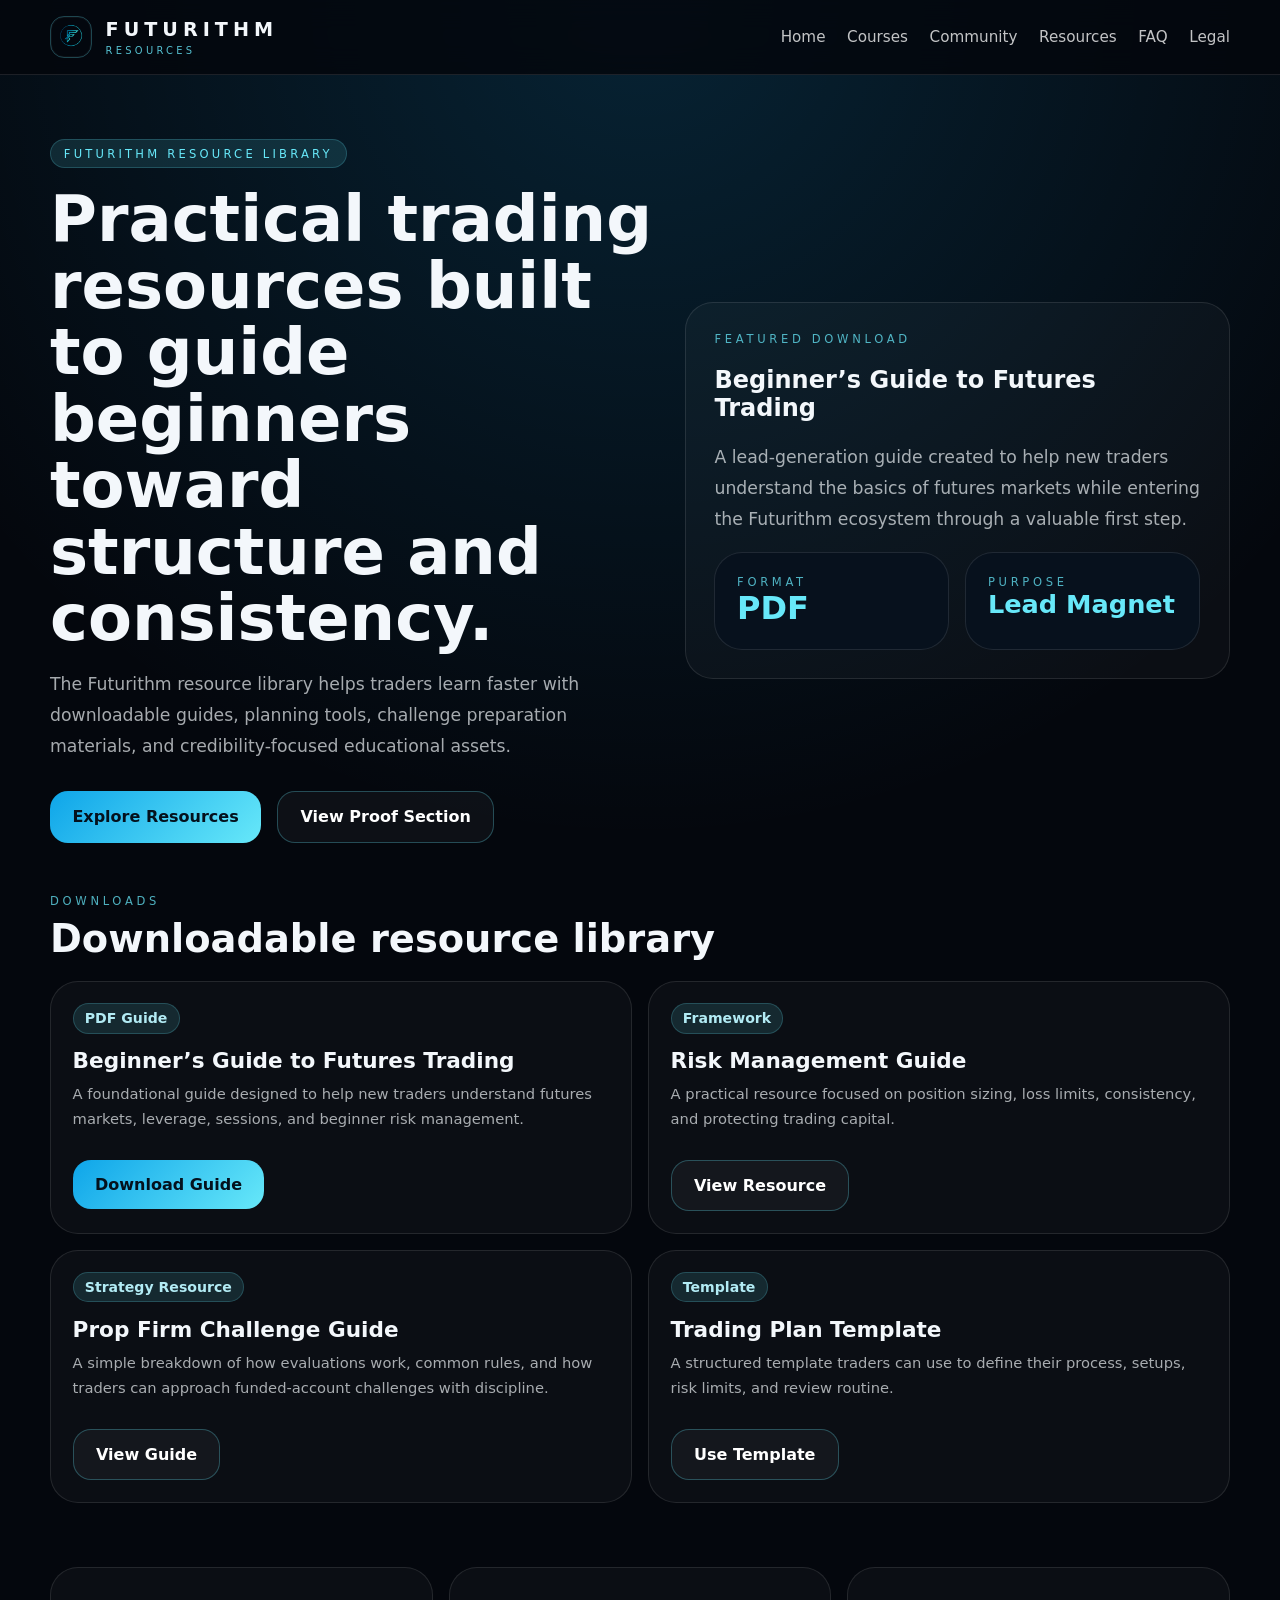
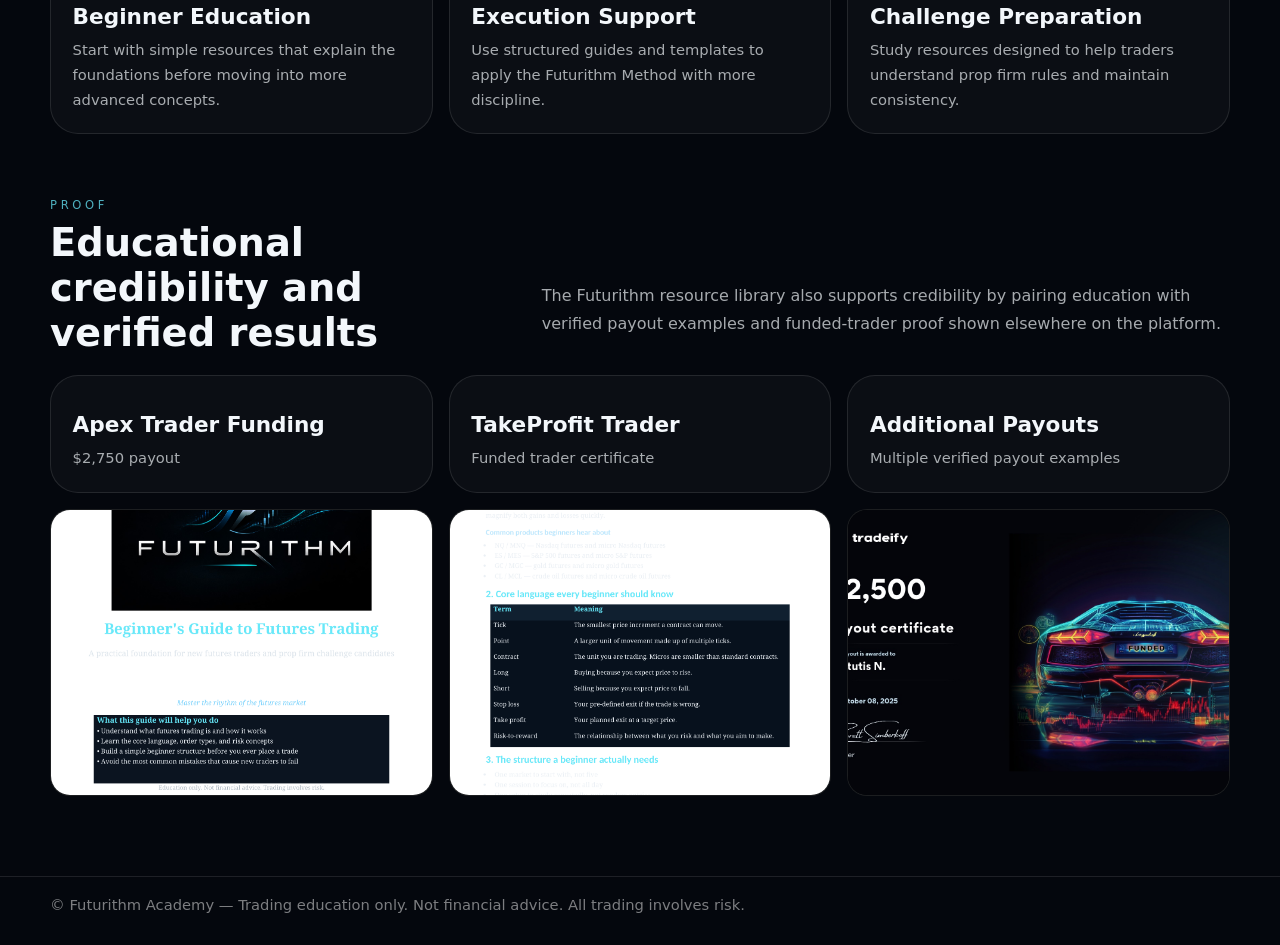
<file: resources.html>
<!doctype html><html lang="en"><head><meta charset="UTF-8"><meta name="viewport" content="width=device-width, initial-scale=1.0"><title>Resources | Futurithm Academy</title><link rel="stylesheet" href="css/styles.css"></head><body>
<header class="site-header"><div class="container header-inner"><a class="brand" href="index.html"><img class="brand-mark" src="images/futurithm-logo.png" alt="Futurithm Academy logo"><div><div class="brand-title">FUTURITHM</div><div class="brand-sub">Resources</div></div></a><nav class="nav"><a href="index.html">Home</a><a href="courses.html">Courses</a><a href="community.html">Community</a><a href="resources.html">Resources</a><a href="faq.html">FAQ</a><a href="legal.html">Legal</a></nav></div></header>
<main class="container">
<section class="page-hero"><div><div class="eyebrow">Futurithm Resource Library</div><h1>Practical trading resources built to guide beginners toward structure and consistency.</h1><p>The Futurithm resource library helps traders learn faster with downloadable guides, planning tools, challenge preparation materials, and credibility-focused educational assets.</p><div class="hero-actions"><a class="btn btn-primary" href="#downloads">Explore Resources</a><a class="btn btn-secondary" href="#proof">View Proof Section</a></div></div><div class="panel"><div class="label">Featured Download</div><h2>Beginner’s Guide to Futures Trading</h2><p class="section-lead">A lead-generation guide created to help new traders understand the basics of futures markets while entering the Futurithm ecosystem through a valuable first step.</p><div class="grid-2"><div class="card panel-dark"><div class="label">Format</div><div class="kpi">PDF</div></div><div class="card panel-dark"><div class="label">Purpose</div><div class="kpi" style="font-size:1.6rem;">Lead Magnet</div></div></div></div></section>
<section class="section" id="downloads"><div class="section-header"><div><div class="label">Downloads</div><h2>Downloadable resource library</h2></div></div><div class="grid-2"><div class="card"><div class="pill">PDF Guide</div><div class="item-title">Beginner’s Guide to Futures Trading</div><div class="small">A foundational guide designed to help new traders understand futures markets, leverage, sessions, and beginner risk management.</div><div class="button-row"><a class="btn btn-primary" href="downloads/Futurithm_Beginners_Guide.pdf" target="_blank">Download Guide</a></div></div><div class="card"><div class="pill">Framework</div><div class="item-title">Risk Management Guide</div><div class="small">A practical resource focused on position sizing, loss limits, consistency, and protecting trading capital.</div><div class="button-row"><a class="btn btn-secondary" href="#">View Resource</a></div></div><div class="card"><div class="pill">Strategy Resource</div><div class="item-title">Prop Firm Challenge Guide</div><div class="small">A simple breakdown of how evaluations work, common rules, and how traders can approach funded-account challenges with discipline.</div><div class="button-row"><a class="btn btn-secondary" href="#">View Guide</a></div></div><div class="card"><div class="pill">Template</div><div class="item-title">Trading Plan Template</div><div class="small">A structured template traders can use to define their process, setups, risk limits, and review routine.</div><div class="button-row"><a class="btn btn-secondary" href="#">Use Template</a></div></div></div></section>
<section class="section"><div class="grid-3"><div class="card"><div class="item-title">Beginner Education</div><div class="small">Start with simple resources that explain the foundations before moving into more advanced concepts.</div></div><div class="card"><div class="item-title">Execution Support</div><div class="small">Use structured guides and templates to apply the Futurithm Method with more discipline.</div></div><div class="card"><div class="item-title">Challenge Preparation</div><div class="small">Study resources designed to help traders understand prop firm rules and maintain consistency.</div></div></div></section>
<section class="section" id="proof"><div class="section-header"><div><div class="label">Proof</div><h2>Educational credibility and verified results</h2></div><p>The Futurithm resource library also supports credibility by pairing education with verified payout examples and funded-trader proof shown elsewhere on the platform.</p></div><div class="grid-3"><div class="card"><div class="item-title">Apex Trader Funding</div><div class="small">$2,750 payout</div></div><div class="card"><div class="item-title">TakeProfit Trader</div><div class="small">Funded trader certificate</div></div><div class="card"><div class="item-title">Additional Payouts</div><div class="small">Multiple verified payout examples</div></div></div><div class="payout-gallery"><img src="images/payouts/apex-2750.png" alt="Apex payout"><img src="images/payouts/takeprofit-funded.png" alt="TakeProfit funded certificate"><img src="images/payouts/tradeify-2500.png" alt="Tradeify payout"></div></section>
</main><footer class="footer"><div class="container"><div>© Futurithm Academy — Trading education only. Not financial advice. All trading involves risk.</div></div></footer></body></html>
</file>
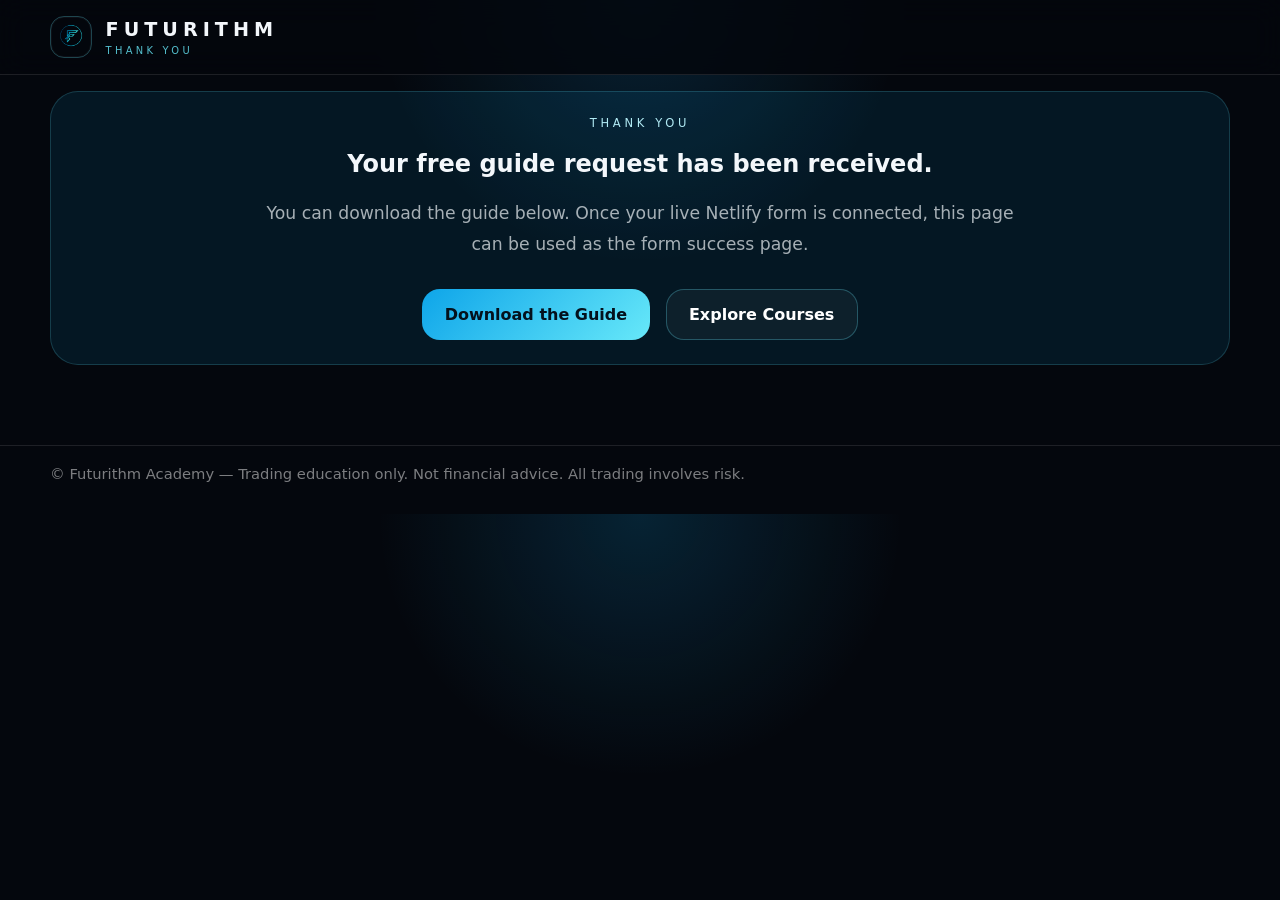
<file: thank-you.html>
<!doctype html><html lang="en"><head><meta charset="UTF-8"><meta name="viewport" content="width=device-width, initial-scale=1.0"><title>Thank You | Futurithm Academy</title><link rel="stylesheet" href="css/styles.css"></head><body><header class="site-header"><div class="container header-inner"><a class="brand" href="index.html"><img class="brand-mark" src="images/futurithm-logo.png" alt="Futurithm Academy logo"><div><div class="brand-title">FUTURITHM</div><div class="brand-sub">Thank You</div></div></a></div></header><main class="container"><section class="section"><div class="split-highlight center"><div class="label" style="color:rgba(186,246,255,.95)">Thank You</div><h1>Your free guide request has been received.</h1><p class="section-lead" style="max-width:760px;margin:0.8rem auto 0;">You can download the guide below. Once your live Netlify form is connected, this page can be used as the form success page.</p><div class="button-row" style="justify-content:center;"><a class="btn btn-primary" href="downloads/Futurithm_Beginners_Guide.pdf" target="_blank">Download the Guide</a><a class="btn btn-secondary" href="courses.html">Explore Courses</a></div></div></section></main><footer class="footer"><div class="container"><div>© Futurithm Academy — Trading education only. Not financial advice. All trading involves risk.</div></div></footer></body></html>
</file>
<file: css/styles.css>
:root {
  --bg: #04070d;
  --panel: #0a0f18;
  --panel-2: #07111d;
  --text: #f3f7fb;
  --muted: rgba(243, 247, 251, 0.68);
  --line: rgba(255,255,255,0.1);
  --cyan: #67e8f9;
  --blue: #0ea5e9;
  --cyan-soft: rgba(103,232,249,0.12);
  --gradient: linear-gradient(135deg, #0ea5e9, #67e8f9);
  --max: 1180px;
}
* { box-sizing: border-box; }
html { scroll-behavior: smooth; }
body {
  margin: 0;
  font-family: Inter, ui-sans-serif, system-ui, -apple-system, BlinkMacSystemFont, "Segoe UI", sans-serif;
  background: radial-gradient(circle at top, rgba(21,181,255,0.16), transparent 32%), var(--bg);
  color: var(--text);
}
a { color: inherit; text-decoration: none; }
img { max-width: 100%; display: block; }
.container { width: min(var(--max), calc(100% - 2rem)); margin: 0 auto; }
.site-header {
  position: sticky; top: 0; z-index: 50;
  border-bottom: 1px solid var(--line);
  backdrop-filter: blur(14px);
  background: rgba(4,7,13,0.84);
}
.header-inner {
  display: flex; justify-content: space-between; align-items: center;
  padding: 1rem 0;
  gap: 1rem;
}
.brand { display: flex; align-items: center; gap: 0.85rem; }
.brand-mark {
  width: 42px; height: 42px; border-radius: 14px; object-fit: cover;
  border: 1px solid rgba(103,232,249,0.28);
  box-shadow: 0 0 0 1px rgba(255,255,255,0.04) inset;
}
.brand-title { font-size: 1.2rem; font-weight: 800; letter-spacing: 0.26em; }
.brand-sub { font-size: 0.62rem; color: rgba(103,232,249,0.82); text-transform: uppercase; letter-spacing: 0.33em; margin-top: 0.2rem; }
.nav { display: flex; gap: 1.35rem; flex-wrap: wrap; }
.nav a { color: rgba(255,255,255,0.76); font-size: 0.95rem; }
.nav a:hover { color: white; }
.hero {
  display: grid; grid-template-columns: 1.1fr 0.9fr; gap: 2rem;
  align-items: center; padding: 4.5rem 0 3rem;
}
.eyebrow {
  display: inline-flex; padding: 0.42rem 0.8rem; border-radius: 999px;
  border: 1px solid rgba(103,232,249,0.2);
  background: var(--cyan-soft); color: var(--cyan);
  font-size: 0.72rem; text-transform: uppercase; letter-spacing: 0.28em;
}
.hero h1, .page-hero h1 { font-size: clamp(2.5rem, 5vw, 4.5rem); line-height: 1.04; margin: 1.1rem 0 0.9rem; }
.hero p, .page-hero p, .section-lead { color: var(--muted); font-size: 1.08rem; line-height: 1.8; }
.gradient-text { background: var(--gradient); -webkit-background-clip: text; background-clip: text; color: transparent; }
.hero-actions, .cta-row, .button-row { display: flex; gap: 1rem; flex-wrap: wrap; margin-top: 1.8rem; }
.btn {
  display: inline-flex; align-items: center; justify-content: center;
  padding: 0.95rem 1.4rem; border-radius: 18px; font-weight: 700;
  transition: transform .18s ease, border-color .18s ease, background .18s ease;
}
.btn:hover { transform: translateY(-1px); }
.btn-primary { background: var(--gradient); color: #04111d; }
.btn-secondary { border: 1px solid rgba(103,232,249,0.28); background: rgba(255,255,255,0.04); color: white; }
.muted-note { margin-top: 1rem; color: rgba(255,255,255,0.55); font-style: italic; }
.hero-stats, .three-grid, .card-grid, .grid-2, .grid-3, .grid-4, .grid-5 { display: grid; gap: 1rem; }
.hero-stats { grid-template-columns: repeat(3, 1fr); margin-top: 2rem; }
.panel, .card, .info-box {
  border: 1px solid var(--line); background: rgba(255,255,255,0.03);
  border-radius: 28px;
}
.card, .info-box { padding: 1.35rem; }
.panel { padding: 1.8rem; }
.dashboard-card { background: rgba(255,255,255,0.04); }
.panel-dark { background: var(--panel-2); }
.label { font-size: 0.72rem; text-transform: uppercase; letter-spacing: 0.32em; color: rgba(103,232,249,0.75); }
.section { padding: 1rem 0 3rem; }
.section-header { display: flex; gap: 1rem; align-items: end; justify-content: space-between; margin-bottom: 1.25rem; }
.section-header h2 { margin: 0.5rem 0 0; font-size: clamp(2rem, 3vw, 3rem); }
.section-header p { max-width: 700px; color: var(--muted); line-height: 1.8; }
.grid-2 { grid-template-columns: repeat(2, 1fr); }
.grid-3 { grid-template-columns: repeat(3, 1fr); }
.grid-4 { grid-template-columns: repeat(4, 1fr); }
.grid-5 { grid-template-columns: repeat(5, 1fr); }
.price-badge, .pill {
  display: inline-flex; border-radius: 999px; padding: 0.38rem 0.7rem;
  border: 1px solid rgba(103,232,249,0.2); background: rgba(103,232,249,0.12);
  color: rgba(186, 246, 255, 0.95); font-weight: 700; font-size: 0.88rem;
}
.item-title { font-size: 1.35rem; font-weight: 700; margin: 0.9rem 0 0.5rem; }
.small { font-size: 0.92rem; color: var(--muted); line-height: 1.7; }
.list { display: grid; gap: 0.7rem; margin-top: 1rem; }
.list-item {
  padding: 0.85rem 1rem; border-radius: 14px; background: rgba(255,255,255,0.04);
  color: rgba(255,255,255,0.84); font-size: 0.95rem;
}
.split-highlight {
  border: 1px solid rgba(103,232,249,0.18); background: rgba(14,165,233,0.10);
  border-radius: 28px; padding: 1.5rem;
}
.form {
  display: grid; gap: 0.8rem; margin-top: 1.2rem;
}
.input, .textarea {
  width: 100%; border: 1px solid var(--line); border-radius: 18px;
  background: var(--panel-2); color: white; padding: 1rem 1rem;
  font: inherit;
}
.textarea { min-height: 150px; resize: vertical; }
.kpi { font-size: 2rem; font-weight: 800; color: var(--cyan); }
.center { text-align: center; }
.payout-gallery { display: grid; grid-template-columns: repeat(3, 1fr); gap: 1rem; margin-top: 1rem; }
.payout-gallery img { width: 100%; border-radius: 20px; border: 1px solid var(--line); background: #020407; aspect-ratio: 4/3; object-fit: cover; }
.footer {
  border-top: 1px solid var(--line); padding: 1.2rem 0 2rem; margin-top: 2rem;
  color: rgba(255,255,255,0.48); font-size: 0.92rem;
}
.footer-links { display: flex; gap: 1rem; flex-wrap: wrap; margin-top: 0.5rem; }
.page-hero { padding: 4rem 0 2.2rem; display: grid; grid-template-columns: 1.05fr 0.95fr; gap: 2rem; align-items: center; }
.notice { color: rgba(255,255,255,0.5); font-size: 0.88rem; margin-top: 1rem; }
.table-like { display: grid; gap: 0.75rem; margin-top: 1rem; }
.row { display: flex; justify-content: space-between; gap: 1rem; background: var(--panel-2); border-radius: 14px; padding: 0.9rem 1rem; }
.row code { color: var(--cyan); }
@media (max-width: 980px) {
  .hero, .page-hero { grid-template-columns: 1fr; }
  .grid-5, .grid-4, .grid-3, .grid-2, .hero-stats, .payout-gallery { grid-template-columns: 1fr 1fr; }
  .section-header { flex-direction: column; align-items: start; }
}
@media (max-width: 700px) {
  .nav { display: none; }
  .grid-5, .grid-4, .grid-3, .grid-2, .hero-stats, .payout-gallery { grid-template-columns: 1fr; }
  .container { width: min(var(--max), calc(100% - 1.2rem)); }
  .header-inner { padding: 0.85rem 0; }
  .hero, .page-hero { padding-top: 3rem; }
}
</file>
